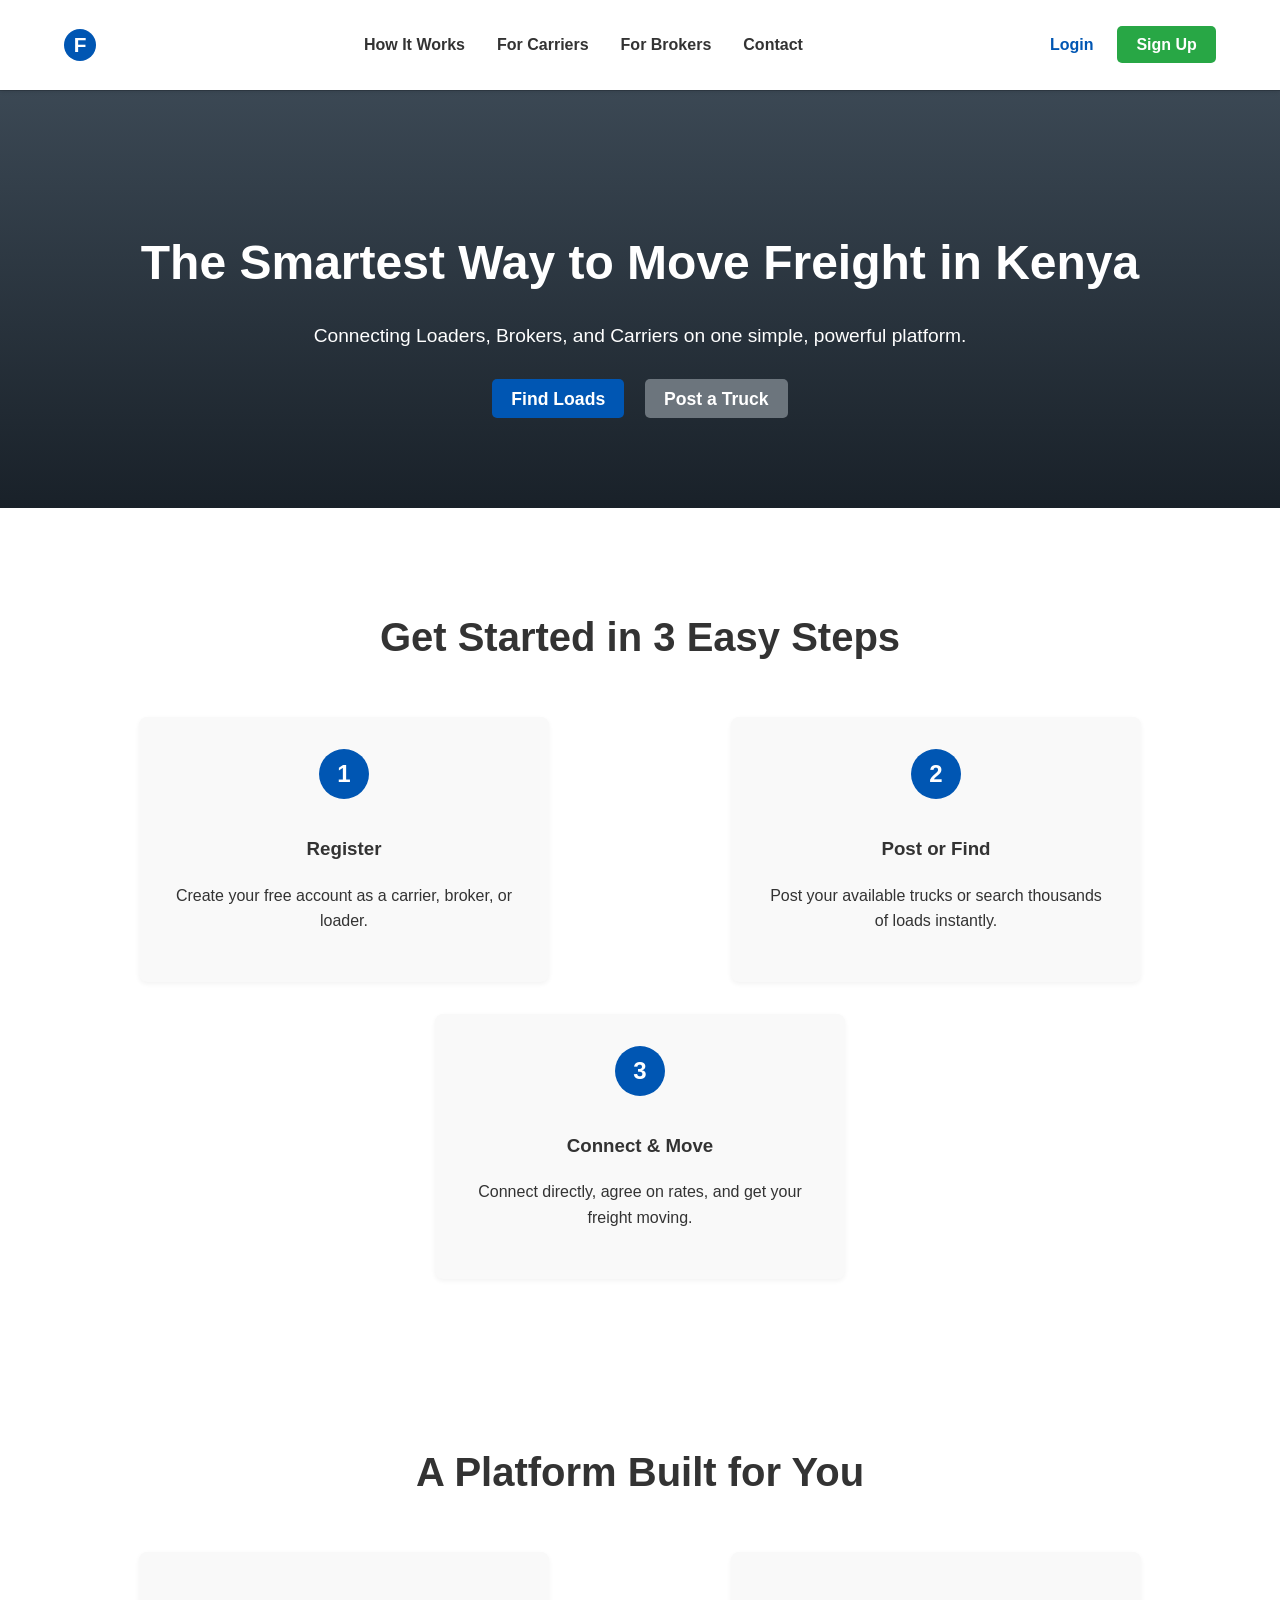
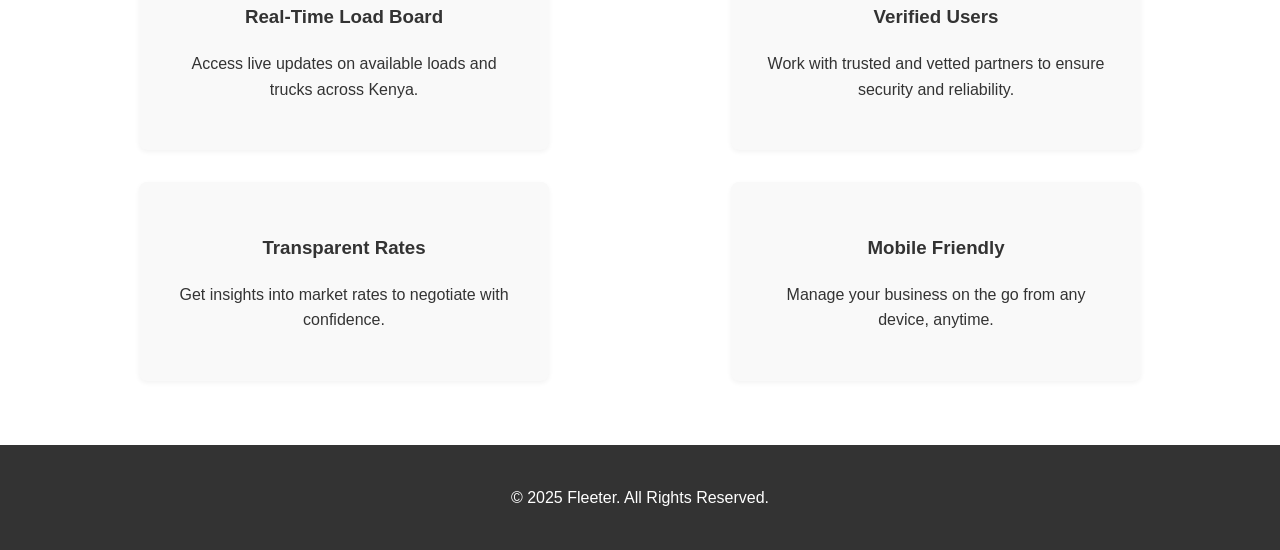
<file: Fleeter/index.html>
<!DOCTYPE html>
<html lang="en">
<head>
    <meta charset="UTF-8">
    <meta name="viewport" content="width=device-width, initial-scale=1.0">
    <title>Fleeter - Your B2B Load Board</title>
    <link rel="stylesheet" href="style.css">
</head>
<body>

    <script>
        // Auto-login check
        (function() {
            if (localStorage.getItem('fleeter_rememberUser') === 'true') {
                window.location.href = 'dashboard.html';
            }
        })();
    </script>
    <header>
        <nav>
            <div class="logo">
                <a href="index.html">
                    <div class="logo-icon">F</div>
                </a>
            </div>
            <ul class="nav-links">
                <li><a href="#">How It Works</a></li>
                <li><a href="#">For Carriers</a></li>
                <li><a href="#">For Brokers</a></li>
                <li><a href="#">Contact</a></li>
            </ul>
            <div class="nav-buttons">
                <a href="login-register.html" class="btn btn-login">Login</a>
                <a href="login-register.html" class="btn btn-signup">Sign Up</a>
            </div>
        </nav>
    </header>

    <main>
        <section class="hero">
            <div class="hero-content">
                <h1>The Smartest Way to Move Freight in Kenya</h1>
                <p>Connecting Loaders, Brokers, and Carriers on one simple, powerful platform.</p>
                <div class="hero-buttons">
                    <a href="login-register.html" class="btn btn-primary">Find Loads</a>
                    <a href="login-register.html" class="btn btn-secondary">Post a Truck</a>
                </div>
            </div>
        </section>

        <section class="how-it-works">
            <h2>Get Started in 3 Easy Steps</h2>
            <div class="steps-container">
                <div class="step">
                    <div class="step-number">1</div>
                    <h3>Register</h3>
                    <p>Create your free account as a carrier, broker, or loader.</p>
                </div>
                <div class="step">
                    <div class="step-number">2</div>
                    <h3>Post or Find</h3>
                    <p>Post your available trucks or search thousands of loads instantly.</p>
                </div>
                <div class="step">
                    <div class="step-number">3</div>
                    <h3>Connect & Move</h3>
                    <p>Connect directly, agree on rates, and get your freight moving.</p>
                </div>
            </div>
        </section>

        <section class="features">
            <h2>A Platform Built for You</h2>
            <div class="features-grid">
                <div class="feature-item">
                    <h3>Real-Time Load Board</h3>
                    <p>Access live updates on available loads and trucks across Kenya.</p>
                </div>
                <div class="feature-item">
                    <h3>Verified Users</h3>
                    <p>Work with trusted and vetted partners to ensure security and reliability.</p>
                </div>
                <div class="feature-item">
                    <h3>Transparent Rates</h3>
                    <p>Get insights into market rates to negotiate with confidence.</p>
                </div>
                 <div class="feature-item">
                    <h3>Mobile Friendly</h3>
                    <p>Manage your business on the go from any device, anytime.</p>
                </div>
            </div>
        </section>
    </main>

    <footer>
        <p>&copy; 2025 Fleeter. All Rights Reserved.</p>
    </footer>

</body>
</html>
</file>
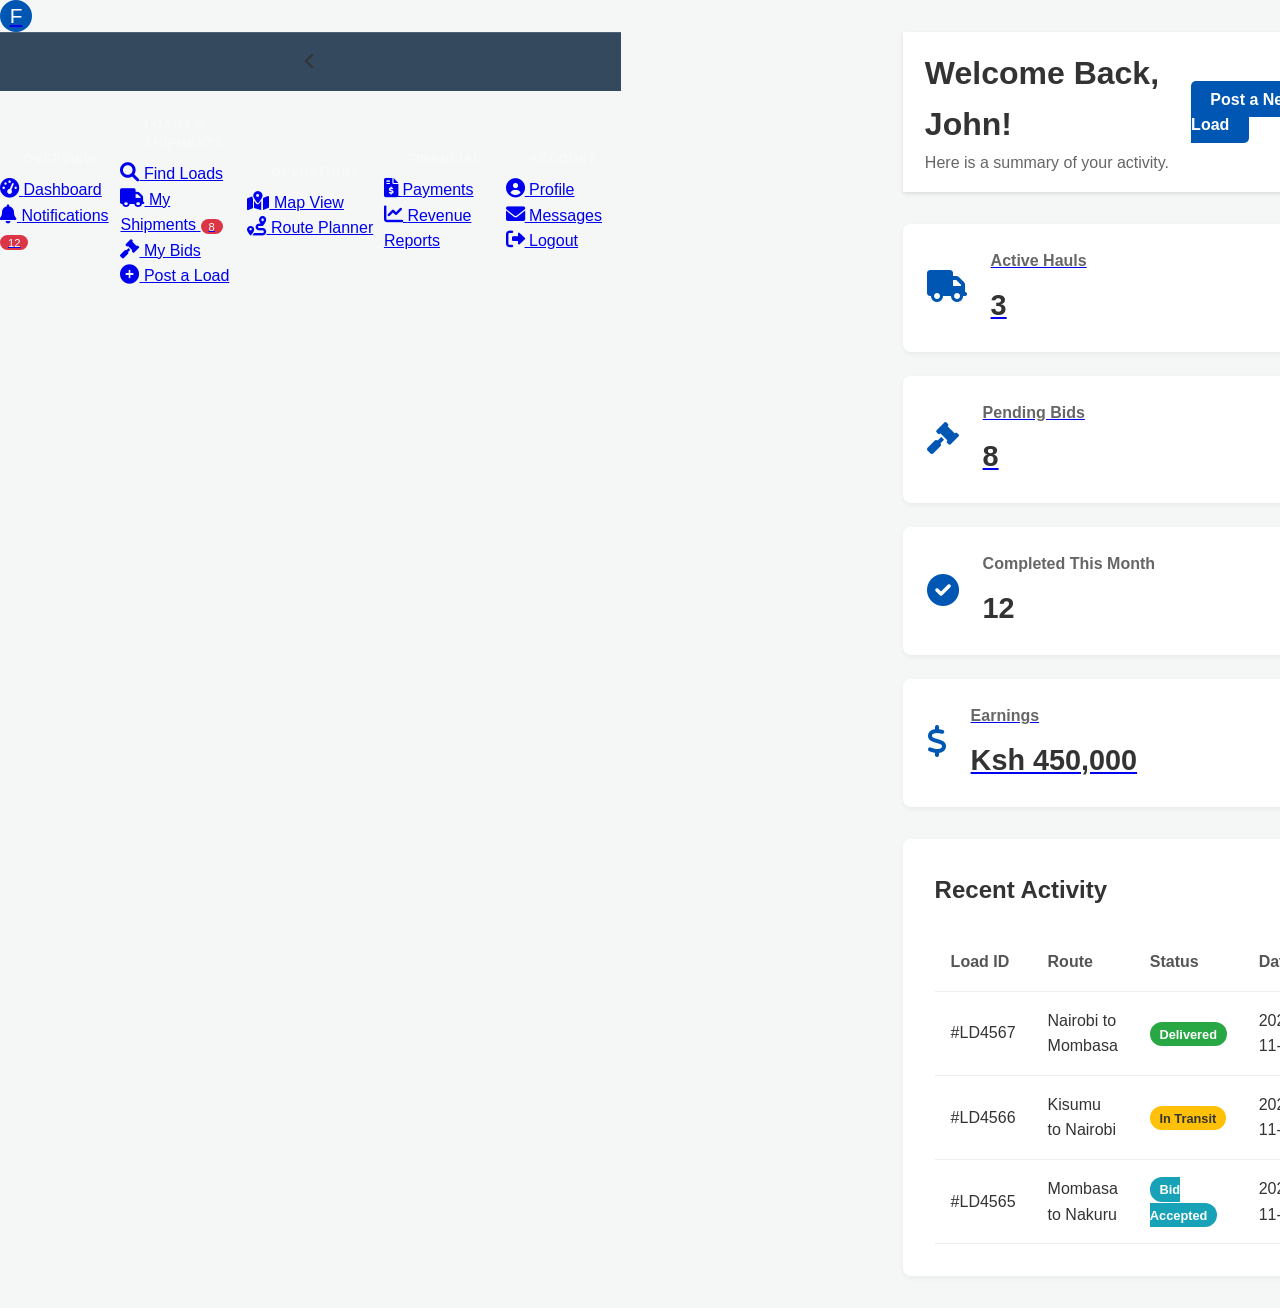
<file: Fleeter/dashboard.html>
<!DOCTYPE html>
<html lang="en">
<head>
    <meta charset="UTF-8">
    <meta name="viewport" content="width=device-width, initial-scale=1.0">
    <title>Dashboard - Fleeter</title>
    <link rel="stylesheet" href="style.css">
    <!-- Simple icon library for demo purposes -->
    <link rel="stylesheet" href="https://cdnjs.cloudflare.com/ajax/libs/font-awesome/6.0.0-beta3/css/all.min.css">
</head>
<body>

    <div class="dashboard-container">
        <aside class="sidebar">
            <div class="sidebar-header">
                <a href="index.html" class="logo">
                    <div class="logo-icon">F</div>
                </a>
                <div class="sidebar-toggle" id="sidebarToggle">
                    <i class="fas fa-chevron-left"></i>
                </div>
            </div>
            <nav class="sidebar-nav">
                <!-- HOME & OVERVIEW -->
                <div class="nav-category">
                    <span class="category-label">Overview</span>
                    <div class="nav-item">
                        <a href="dashboard.html" class="active"><i class="fas fa-tachometer-alt"></i> <span>Dashboard</span></a>
                    </div>
                    <div class="nav-item">
                        <a href="#"><i class="fas fa-bell"></i> <span>Notifications</span> <span class="badge">12</span></a>
                    </div>
                </div>

                <!-- LOADS & SHIPMENTS -->
                <div class="nav-category">
                    <span class="category-label">Loads & Shipments</span>
                    <div class="nav-item">
                        <a href="find-loads.html"><i class="fas fa-search"></i> <span>Find Loads</span></a>
                    </div>
                    <div class="nav-item">
                        <a href="my-posted-loads.html"><i class="fas fa-truck"></i> <span>My Shipments</span> <span class="badge">8</span></a>
                    </div>
                     <div class="nav-item">
                        <a href="my-bids.html"><i class="fas fa-gavel"></i> <span>My Bids</span></a>
                    </div>
                    <div class="nav-item">
                        <a href="post-load.html"><i class="fas fa-plus-circle"></i> <span>Post a Load</span></a>
                    </div>
                </div>

                <!-- OPERATIONS & TRACKING -->
                <div class="nav-category">
                    <span class="category-label">Operations</span>
                    <div class="nav-item">
                        <a href="track-load.html"><i class="fas fa-map-marked-alt"></i> <span>Map View</span></a>
                    </div>
                    <div class="nav-item">
                        <a href="#"><i class="fas fa-route"></i> <span>Route Planner</span></a>
                    </div>
                </div>

                <!-- FINANCIAL -->
                <div class="nav-category">
                    <span class="category-label">Financial</span>
                    <div class="nav-item">
                        <a href="payments.html"><i class="fas fa-file-invoice-dollar"></i> <span>Payments</span></a>
                    </div>
                    <div class="nav-item">
                        <a href="#"><i class="fas fa-chart-line"></i> <span>Revenue Reports</span></a>
                    </div>
                </div>

                <!-- SETTINGS & ADMIN -->
                <div class="nav-category">
                    <span class="category-label">Account</span>
                    <div class="nav-item">
                        <a href="#"><i class="fas fa-user-circle"></i> <span>Profile</span></a>
                    </div>
                    <div class="nav-item">
                        <a href="#"><i class="fas fa-envelope"></i> <span>Messages</span></a>
                    </div>
                    <div class="nav-item">
                        <a href="index.html" id="logout-link"><i class="fas fa-sign-out-alt"></i> <span>Logout</span></a>
                    </div>
                </div>
            </nav>
        </aside>

        <main class="main-content">
            <header class="main-header">
                <div class="header-title">
                    <h1>Welcome Back, John!</h1>
                    <p>Here is a summary of your activity.</p>
                </div>
                <div class="header-actions">
                    <a href="post-load.html" class="btn btn-primary">Post a New Load</a>
                </div>
            </header>

            <section class="stats-grid">
                <a href="my-posted-loads.html" class="stat-card-link">
                    <div class="stat-card">
                        <div class="stat-icon"><i class="fas fa-truck"></i></div>
                        <div class="stat-info">
                            <h4>Active Hauls</h4>
                            <p>3</p>
                        </div>
                    </div>
                </a>
                <a href="my-bids.html" class="stat-card-link">
                    <div class="stat-card">
                        <div class="stat-icon"><i class="fas fa-gavel"></i></div>
                        <div class="stat-info">
                            <h4>Pending Bids</h4>
                            <p>8</p>
                        </div>
                    </div>
                </a>
                <div class="stat-card">
                    <div class="stat-icon"><i class="fas fa-check-circle"></i></div>
                    <div class="stat-info">
                        <h4>Completed This Month</h4>
                        <p>12</p>
                    </div>
                </div>
                <a href="payments.html" class="stat-card-link">
                    <div class="stat-card">
                        <div class="stat-icon"><i class="fas fa-dollar-sign"></i></div>
                        <div class="stat-info">
                            <h4>Earnings</h4>
                            <p>Ksh 450,000</p>
                        </div>
                    </div>
                </a>
            </section>

            <section class="recent-activity">
                <h2>Recent Activity</h2>
                <table>
                    <thead>
                        <tr>
                            <th>Load ID</th>
                            <th>Route</th>
                            <th>Status</th>
                            <th>Date</th>
                        </tr>
                    </thead>
                    <tbody>
                        <!-- Rows will be added dynamically later -->
                        <tr>
                            <td>#LD4567</td>
                            <td>Nairobi to Mombasa</td>
                            <td><span class="status delivered">Delivered</span></td>
                            <td>2025-11-22</td>
                        </tr>
                        <tr>
                            <td>#LD4566</td>
                            <td>Kisumu to Nairobi</td>
                            <td><span class="status in-transit">In Transit</span></td>
                            <td>2025-11-21</td>
                        </tr>
                         <tr>
                            <td>#LD4565</td>
                            <td>Mombasa to Nakuru</td>
                            <td><span class="status pending">Bid Accepted</span></td>
                            <td>2025-11-20</td>
                        </tr>
                    </tbody>
                </table>
            </section>
        </main>
    </div>

    <script>
        document.addEventListener('DOMContentLoaded', function() {
            const userName = localStorage.getItem('fleeter_userName');
            if (userName) {
                // Find the h1 tag and update its content
                const welcomeMessage = document.querySelector('.main-header .header-title h1');
                const firstName = userName.split(' ')[0];
                welcomeMessage.textContent = `Welcome Back, ${firstName}!`;

            }
        });

        // --- Sidebar Collapse Logic ---
        document.addEventListener('DOMContentLoaded', function() {
            const sidebar = document.querySelector('.sidebar');
            const toggleButton = document.getElementById('sidebarToggle');
            const toggleIcon = toggleButton.querySelector('i');

            // Function to apply the collapsed state
            const applyCollapsedState = () => {
                sidebar.classList.add('collapsed');
                toggleIcon.classList.remove('fa-chevron-left');
                toggleIcon.classList.add('fa-chevron-right');
            };

            // Check localStorage for saved state
            if (localStorage.getItem('fleeter_sidebar_collapsed') === 'true') {
                applyCollapsedState();
            }

            toggleButton.addEventListener('click', function() {
                sidebar.classList.toggle('collapsed');
                const isCollapsed = sidebar.classList.contains('collapsed');
                if (isCollapsed) {
                    toggleIcon.classList.remove('fa-chevron-left');
                    toggleIcon.classList.add('fa-chevron-right');
                    localStorage.setItem('fleeter_sidebar_collapsed', 'true');
                } else {
                    toggleIcon.classList.remove('fa-chevron-right');
                    toggleIcon.classList.add('fa-chevron-left');
                    localStorage.setItem('fleeter_sidebar_collapsed', 'false');
                }
            });
        });

        // --- Logout Logic ---
        document.getElementById('logout-link').addEventListener('click', function(event) {
            localStorage.removeItem('fleeter_rememberUser');
            localStorage.removeItem('fleeter_userName');
            // No need to preventDefault, the link will navigate to index.html
        });

        // --- Smooth Page Transition Logic ---
        function smoothNavigate(event) {
            // Only run for left-clicks and not for ctrl/cmd-clicks (new tab)
            if (event.button !== 0 || event.ctrlKey || event.metaKey) {
                return;
            }
            event.preventDefault();
            const destination = this.href;
            const overlay = document.getElementById('page-load-overlay');
            if (overlay) {
                overlay.style.display = 'flex';
            }
            setTimeout(() => {
                window.location.href = destination;
            }, 700); // 0.7 second delay for the animation
        }

        document.querySelectorAll('.sidebar-nav a, .stat-card-link, .load-actions a').forEach(link => {
            if (link.id !== 'logout-link' && link.href && link.target !== '_blank') {
                link.addEventListener('click', smoothNavigate);
            }
        });
    </script>

</body>
</html>
</file>
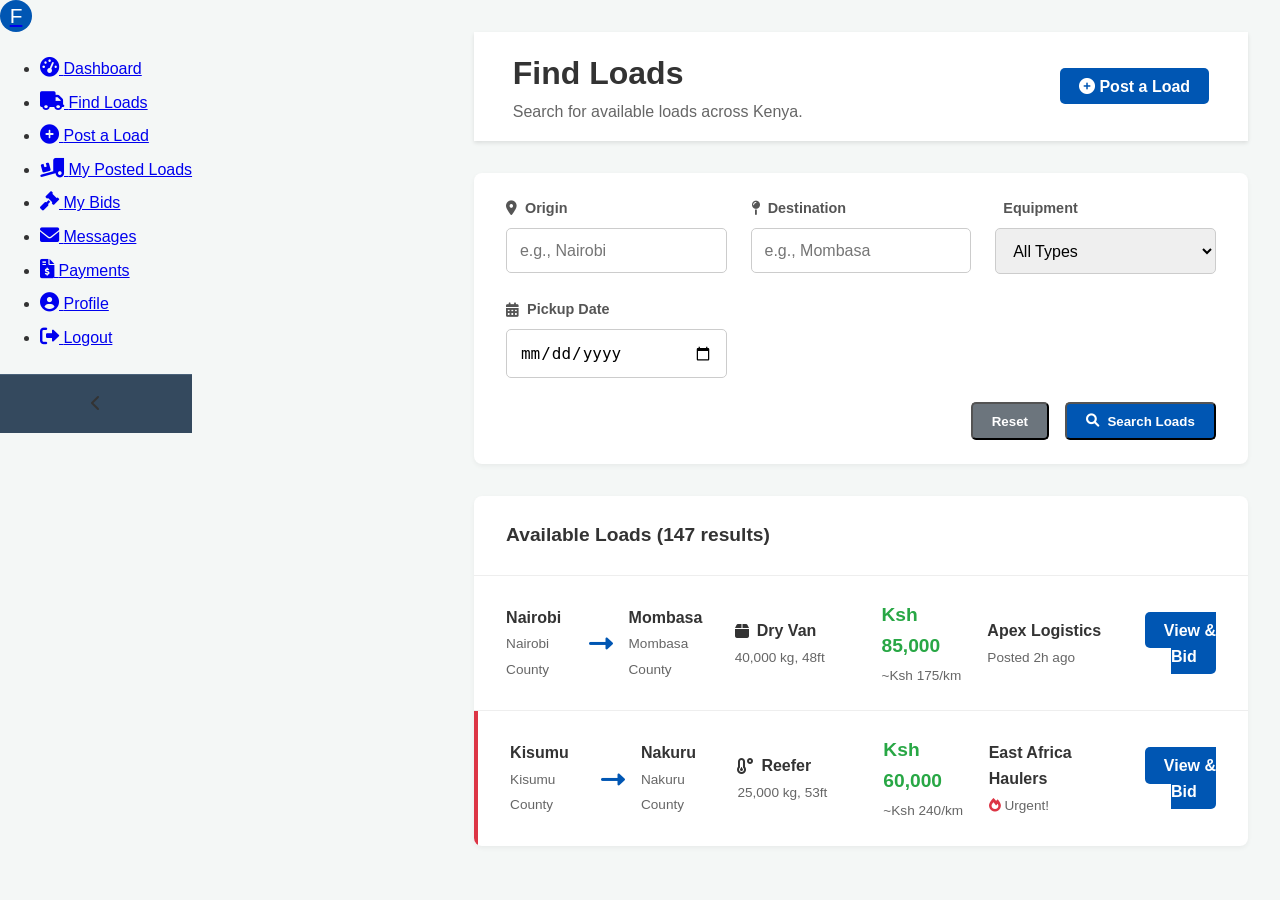
<file: Fleeter/find-loads.html>
<!DOCTYPE html>
<html lang="en">
<head>
    <meta charset="UTF-8">
    <meta name="viewport" content="width=device-width, initial-scale=1.0">
    <title>Find Loads - Fleeter</title>
    <link rel="stylesheet" href="style.css">
    <!-- Simple icon library for demo purposes -->
    <link rel="stylesheet" href="https://cdnjs.cloudflare.com/ajax/libs/font-awesome/6.0.0-beta3/css/all.min.css">
</head>
<body>

    <div class="dashboard-container">
        <aside class="sidebar">
            <div class="sidebar-header">
                <a href="index.html" class="logo">
                    <div class="logo-icon">F</div>
                </a>
            </div>
            <nav class="sidebar-nav">
                <ul>
                    <!-- Link back to the main dashboard -->
                    <li><a href="dashboard.html"><i class="fas fa-tachometer-alt"></i> <span>Dashboard</span></a></li>
                    <!-- This is the active page -->
                    <li class="active"><a href="find-loads.html"><i class="fas fa-truck"></i> <span>Find Loads</span></a></li>
                    <li><a href="post-load.html"><i class="fas fa-plus-circle"></i> <span>Post a Load</span></a></li>
                    <li><a href="my-posted-loads.html"><i class="fas fa-truck-loading"></i> <span>My Posted Loads</span></a></li>
                    <li><a href="my-bids.html"><i class="fas fa-gavel"></i> <span>My Bids</span></a></li>
                    <li><a href="#"><i class="fas fa-envelope"></i> <span>Messages</span></a></li>
                    <li><a href="payments.html"><i class="fas fa-file-invoice-dollar"></i> <span>Payments</span></a></li>
                    <li><a href="#"><i class="fas fa-user-circle"></i> <span>Profile</span></a></li>
                    <li><a href="index.html" id="logout-link"><i class="fas fa-sign-out-alt"></i> <span>Logout</span></a></li>
                </ul>
            </nav>
            <div class="sidebar-toggle" id="sidebarToggle">
                <i class="fas fa-chevron-left"></i>
            </div>
        </aside>

        <main class="main-content">
            <header class="main-header">
                <div class="header-title">
                    <h1>Find Loads</h1>
                    <p>Search for available loads across Kenya.</p>
                </div>
            <div class="header-actions">
                <a href="post-load.html" class="btn btn-primary"><i class="fas fa-plus-circle"></i> Post a Load</a>
            </div>
            </header>

            <!-- Search Filters Section -->
            <section class="search-filters">
                <div class="filter-grid">
                    <div class="filter-group">
                        <label for="origin" class="filter-label"><i class="fas fa-map-marker-alt"></i> Origin</label>
                        <input type="text" id="origin" class="filter-input" placeholder="e.g., Nairobi">
                    </div>
                    <div class="filter-group">
                        <label for="destination" class="filter-label"><i class="fas fa-map-pin"></i> Destination</label>
                        <input type="text" id="destination" class="filter-input" placeholder="e.g., Mombasa">
                    </div>
                    <div class="filter-group">
                        <label for="equipment" class="filter-label"><i class="fas fa-truck-container"></i> Equipment</label>
                        <select id="equipment" class="filter-select">
                            <option>All Types</option>
                            <option>Dry Van</option>
                            <option>Flatbed</option>
                            <option>Reefer (Chiller)</option>
                            <option>Lowbed</option>
                        </select>
                    </div>
                    <div class="filter-group">
                        <label for="pickup-date" class="filter-label"><i class="fas fa-calendar-alt"></i> Pickup Date</label>
                        <input type="date" id="pickup-date" class="filter-input">
                    </div>
                </div>
                <div class="filter-actions">
                    <button class="btn btn-secondary">Reset</button>
                    <button class="btn btn-primary"><i class="fas fa-search"></i> Search Loads</button>
                </div>
            </section>

            <!-- Load Listings Section -->
            <section class="load-listings">
                <div class="results-header">
                    <h3>Available Loads (147 results)</h3>
                </div>
                <div class="listings-container">
                    <!-- Sample Load Item 1 -->
                    <div class="load-item">
                        <div class="load-route">
                            <div class="location">
                                <span class="city">Nairobi</span>
                                <span class="province">Nairobi County</span>
                            </div>
                            <i class="fas fa-long-arrow-alt-right route-arrow"></i>
                            <div class="location">
                                <span class="city">Mombasa</span>
                                <span class="province">Mombasa County</span>
                            </div>
                        </div>
                        <div class="load-details">
                            <span class="load-type"><i class="fas fa-box"></i> Dry Van</span>
                            <span class="load-specs">40,000 kg, 48ft</span>
                        </div>
                        <div class="load-rate">
                            <span class="price">Ksh 85,000</span>
                            <span class="rate-per-km">~Ksh 175/km</span>
                        </div>
                        <div class="load-broker">
                            <span class="company-name">Apex Logistics</span>
                            <span class="post-time">Posted 2h ago</span>
                        </div>
                        <div class="load-actions">
                            <a href="load-detail.html" class="btn btn-primary">View & Bid</a>
                        </div>
                    </div>

                    <!-- Sample Load Item 2 -->
                    <div class="load-item hot-load">
                        <div class="load-route">
                            <div class="location">
                                <span class="city">Kisumu</span>
                                <span class="province">Kisumu County</span>
                            </div>
                            <i class="fas fa-long-arrow-alt-right route-arrow"></i>
                            <div class="location">
                                <span class="city">Nakuru</span>
                                <span class="province">Nakuru County</span>
                            </div>
                        </div>
                        <div class="load-details">
                            <span class="load-type"><i class="fas fa-temperature-low"></i> Reefer</span>
                            <span class="load-specs">25,000 kg, 53ft</span>
                        </div>
                        <div class="load-rate">
                            <span class="price">Ksh 60,000</span>
                            <span class="rate-per-km">~Ksh 240/km</span>
                        </div>
                        <div class="load-broker">
                            <span class="company-name">East Africa Haulers</span>
                            <span class="post-time"><i class="fas fa-fire"></i> Urgent!</span>
                        </div>
                        <div class="load-actions">
                            <a href="load-detail.html" class="btn btn-primary">View & Bid</a>
                        </div>
                    </div>

                    <!-- More load items would be added here dynamically -->

                </div>
            </section>

        </main>
    </div>

    <script>
        // --- Sidebar Collapse Logic ---
        document.addEventListener('DOMContentLoaded', function() {
            const sidebar = document.querySelector('.sidebar');
            const toggleButton = document.getElementById('sidebarToggle');
            const toggleIcon = toggleButton.querySelector('i');

            // Function to apply the collapsed state
            const applyCollapsedState = () => {
                sidebar.classList.add('collapsed');
                toggleIcon.classList.remove('fa-chevron-left');
                toggleIcon.classList.add('fa-chevron-right');
            };

            // Check localStorage for saved state
            if (localStorage.getItem('fleeter_sidebar_collapsed') === 'true') {
                applyCollapsedState();
            }

            toggleButton.addEventListener('click', function() {
                sidebar.classList.toggle('collapsed');
                const isCollapsed = sidebar.classList.contains('collapsed');
                if (isCollapsed) {
                    toggleIcon.classList.remove('fa-chevron-left');
                    toggleIcon.classList.add('fa-chevron-right');
                    localStorage.setItem('fleeter_sidebar_collapsed', 'true');
                } else {
                    toggleIcon.classList.remove('fa-chevron-right');
                    toggleIcon.classList.add('fa-chevron-left');
                    localStorage.setItem('fleeter_sidebar_collapsed', 'false');
                }
            });
        });

        // --- Logout Logic ---
        document.getElementById('logout-link').addEventListener('click', function(event) {
            localStorage.removeItem('fleeter_rememberUser');
            localStorage.removeItem('fleeter_userName');
            // No need to preventDefault, the link will navigate to index.html
        });
    </script>

</body>
</html>
</file>
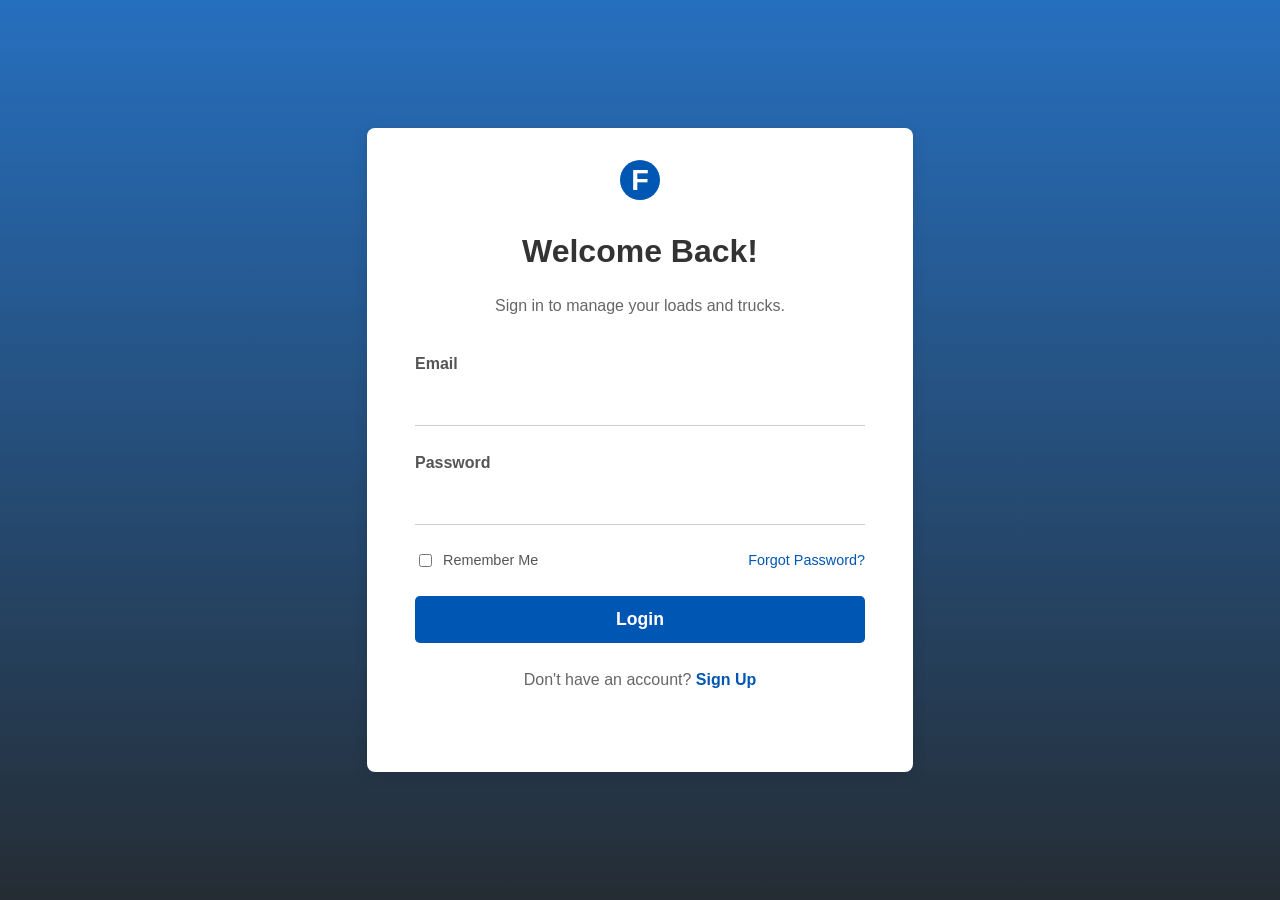
<file: Fleeter/login-register.html>
<!DOCTYPE html>
<html lang="en">
<head>
    <meta charset="UTF-8">
    <meta name="viewport" content="width=device-width, initial-scale=1.0">
    <title>Login or Register - Fleeter</title>
    <link rel="stylesheet" href="style.css">
</head>
<body>

    <script>
        // Auto-login check
        (function() {
            if (localStorage.getItem('fleeter_rememberUser') === 'true') {
                window.location.href = 'dashboard.html';
            }
        })();
    </script>
    <div class="auth-container">
        <div class="auth-form-wrapper">
            <div class="auth-header">
                <a href="index.html">
                    <div class="logo-icon">F</div>
                </a>
            </div>
            <!-- Login Form -->
            <div id="login-form" class="auth-form">
                <h2 class="auth-title">Welcome Back!</h2>
                <p>Sign in to manage your loads and trucks.</p>
                <form id="loginForm">
                    <div id="login-error" class="error-message"></div>
                    <div class="input-group">
                        <label for="login-email">Email</label>
                        <input type="email" id="login-email" name="email" required>
                    </div>
                    <div class="input-group">
                        <label for="login-password">Password</label>
                        <input type="password" id="login-password" name="password" required>
                    </div>
                    <div class="form-extra-options">
                        <div class="remember-me">
                            <input type="checkbox" id="remember-me" name="remember-me">
                            <label for="remember-me">Remember Me</label>
                        </div>
                        <a href="#" class="forgot-password">Forgot Password?</a>
                    </div>
                    <button type="submit" class="btn btn-primary auth-btn"><span>Login</span></button>
                </form>
                <p class="toggle-auth">Don't have an account? <a href="#" onclick="toggleForms()">Sign Up</a></p>
            </div>

            <!-- Registration Form -->
            <div id="register-form" class="auth-form" style="display: none;">
                <h2 class="auth-title">Create Your Account</h2>
                <p>Join the network of Kenya's top carriers and brokers.</p>
                <form id="registerForm">
                    <div id="register-error" class="error-message"></div>
                    <div class="input-group">
                        <label>I am a...</label>
                        <div class="role-selection">
                            <input type="radio" id="role-carrier" name="role" value="carrier" checked>
                            <label for="role-carrier">Carrier</label>
                            <input type="radio" id="role-broker" name="role" value="broker">
                            <label for="role-broker">Broker</label>
                            <input type="radio" id="role-shipper" name="role" value="shipper">
                            <label for="role-shipper">Shipper</label>
                        </div>
                    </div>
                    <div class="input-group">
                        <label for="reg-name">Full Name</label>
                        <input type="text" id="reg-name" name="fullname" required>
                    </div>
                    <div class="input-group">
                        <label for="reg-company">Company Name</label>
                        <input type="text" id="reg-company" name="companyname" required>
                    </div>
                    <div class="input-group">
                        <label for="reg-email">Email</label>
                        <input type="email" id="reg-email" name="email" required>
                    </div>
                    <div class="input-group">
                        <label for="reg-password">Password</label>
                        <input type="password" id="reg-password" name="password" required>
                    </div>
                    <div class="input-group">
                        <label for="reg-confirm-password">Confirm Password</label>
                        <input type="password" id="reg-confirm-password" name="confirmpassword" required>
                    </div>
                    <div class="input-group terms">
                        <input type="checkbox" id="terms" name="terms" required>
                        <label for="terms">I agree to the <a href="#">Terms of Service</a></label>
                    </div>
                    <button type="submit" class="btn btn-primary auth-btn"><span>Create Account</span></button>
                </form>
                <p class="toggle-auth">Already have an account? <a href="#" onclick="toggleForms()">Login</a></p>
            </div>
        </div>
    </div>

    <!-- New Gemini-Style Loading Overlay -->
    <div id="loading-overlay" style="display: none;">
        <div class="loading-container">
            <!-- Thinking Dots -->
            <div class="thinking-dots">
                <div class="dot dot-blue"></div>
                <div class="dot dot-red"></div>
                <div class="dot dot-yellow"></div>
                <div class="dot dot-green"></div>
            </div>

            <!-- Pulsing Logo -->
            <div class="pulse-background">
                <div class="pulse-ring"></div>
                <div class="pulse-ring"></div>
                <div class="pulse-ring"></div>
                <div class="center-logo">F</div>
            </div>

            <!-- Typing Text -->
            <div class="typing-text" id="typingText">
                Authenticating...<span class="typing-cursor"></span>
            </div>

            <!-- Progress Bar -->
            <div class="progress-container">
                <div class="progress-bar"></div>
            </div>
        </div>
    </div>

    <script>
        // --- Form Toggle Function ---
        function toggleForms() {
            const loginForm = document.getElementById('login-form');
            const registerForm = document.getElementById('register-form');
            const loginError = document.getElementById('login-error');
            const registerError = document.getElementById('register-error');

            // Clear any previous error messages when toggling
            loginError.textContent = '';
            registerError.textContent = '';
            if (loginForm.style.display === 'none') {
                loginForm.style.display = 'block';
                registerForm.style.display = 'none';
            } else {
                loginForm.style.display = 'none';
                registerForm.style.display = 'block';
            }
        }

        // --- Login Form Logic ---
        document.getElementById('loginForm').addEventListener('submit', function(event) {
            event.preventDefault();
            const authWrapper = document.querySelector('.auth-form-wrapper');
            const loadingOverlay = document.getElementById('loading-overlay');
            const email = document.getElementById('login-email').value;
            const password = document.getElementById('login-password').value;
            const rememberMe = document.getElementById('remember-me').checked;
            const loginError = document.getElementById('login-error');
            loginError.textContent = ''; // Clear previous errors

            // --- Validation ---
            if (!email || !password) {
                loginError.textContent = 'Please enter both email and password.';
                return;
            }

            // --- Show New Loading Animation ---
            authWrapper.style.display = 'none';
            loadingOverlay.style.display = 'flex';

            // --- Simulate Network Request ---
            setTimeout(() => {
                // --- Handle "Remember Me" ---
                if (rememberMe) {
                    localStorage.setItem('fleeter_rememberUser', 'true');
                    // For the welcome message, we'll save the email as the name on login
                    localStorage.setItem('fleeter_userName', email.split('@')[0]);
                } else {
                    // If not checked, ensure any previous "remember" flag is removed
                    localStorage.removeItem('fleeter_rememberUser');
                }

                // On success, redirect to the dashboard.
                // In a real app, this would happen after the server confirms the login.
                window.location.href = 'dashboard.html';
            }, 1500); // 1.5-second delay
        });

        // --- Registration Form Logic ---
        document.getElementById('registerForm').addEventListener('submit', function(event) {
            event.preventDefault();
            const authWrapper = document.querySelector('.auth-form-wrapper');
            const loadingOverlay = document.getElementById('loading-overlay');
            const userName = document.getElementById('reg-name').value;
            const password = document.getElementById('reg-password').value;
            const confirmPassword = document.getElementById('reg-confirm-password').value;
            const terms = document.getElementById('terms').checked;
            const termsGroup = document.querySelector('.input-group.terms');
            const registerError = document.getElementById('register-error');
            registerError.textContent = ''; // Clear previous errors
            termsGroup.classList.remove('input-error'); // Clear previous visual error

            // --- Validation ---
            if (!userName.trim()) {
                registerError.textContent = 'Please enter your full name.';
                return;
            }
            if (password !== confirmPassword) {
                registerError.textContent = 'Passwords do not match.';
                return;
            }
            if (!terms) {
                registerError.textContent = 'You must agree to the Terms of Service.';
                termsGroup.classList.add('input-error'); // Add visual error
                return;
            }

            // --- Show New Loading Animation ---
            authWrapper.style.display = 'none';
            loadingOverlay.style.display = 'flex';

            // --- Simulate Network Request ---
            setTimeout(() => {
                // Save the user's name to localStorage
                localStorage.setItem('fleeter_userName', userName);

                // On success, redirect to the dashboard.
                window.location.href = 'dashboard.html';
            }, 1500); // 1.5-second delay
        });
    </script>

</body>
</html>
</file>
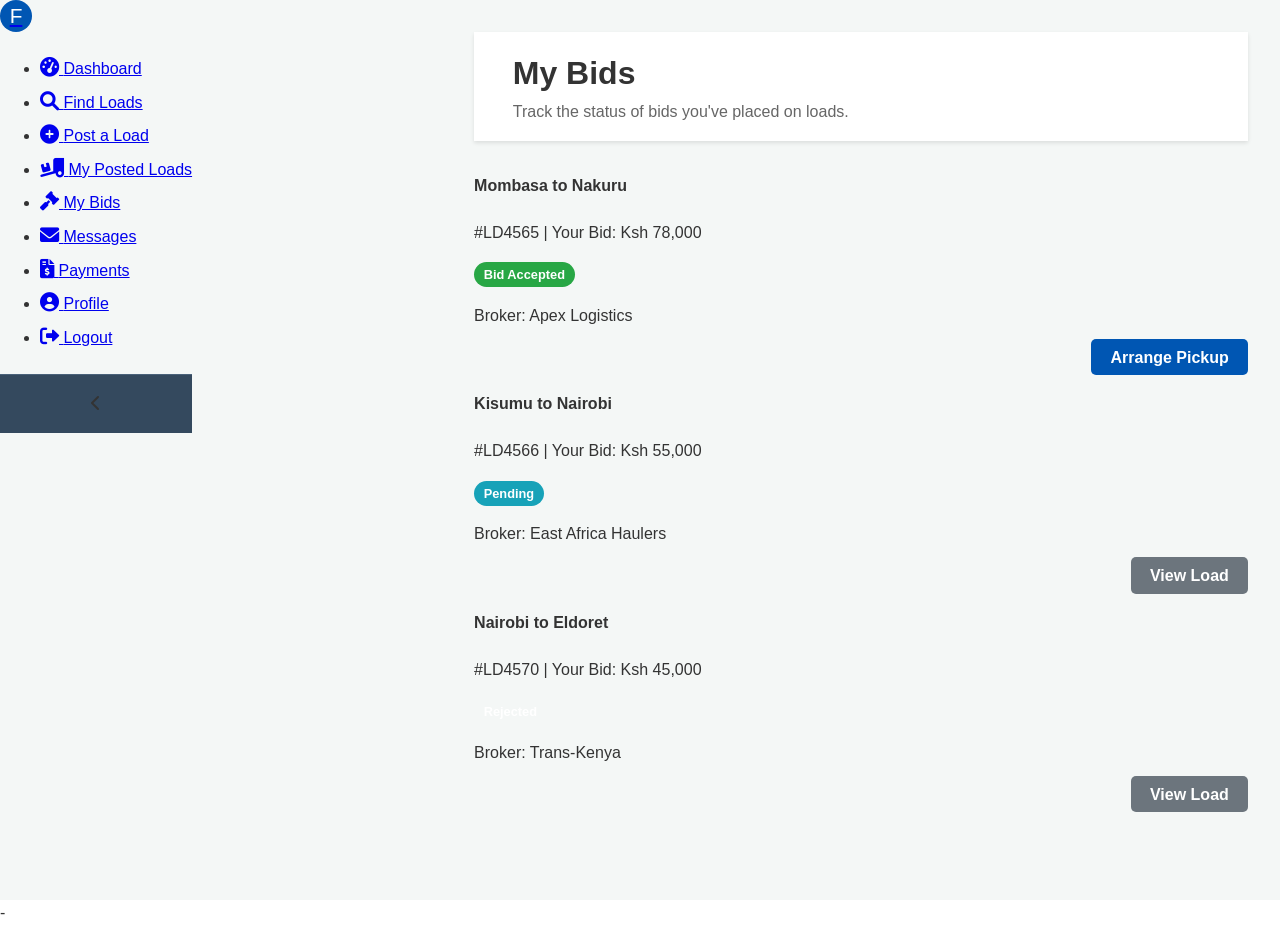
<file: Fleeter/my-bids.html>
<!DOCTYPE html>
<html lang="en">
<head>
    <meta charset="UTF-8">
    <meta name="viewport" content="width=device-width, initial-scale=1.0">
    <title>My Bids - Fleeter</title>
    <link rel="stylesheet" href="style.css">
    <!-- Simple icon library for demo purposes -->
    <link rel="stylesheet" href="https://cdnjs.cloudflare.com/ajax/libs/font-awesome/6.0.0-beta3/css/all.min.css">
</head>
<body>

    <div class="dashboard-container">
        <aside class="sidebar">
            <div class="sidebar-header">
                <a href="index.html" class="logo">
                    <div class="logo-icon">F</div>
                </a>
            </div>
            <nav class="sidebar-nav">
                <ul>
                    <li><a href="dashboard.html" class="auto-collapse-link"><i class="fas fa-tachometer-alt"></i> <span>Dashboard</span></a></li>
                    <li><a href="find-loads.html" class="auto-collapse-link"><i class="fas fa-search"></i> <span>Find Loads</span></a></li>
                    <li><a href="post-load.html" class="auto-collapse-link"><i class="fas fa-plus-circle"></i> <span>Post a Load</span></a></li>
                    <li><a href="my-posted-loads.html" class="auto-collapse-link"><i class="fas fa-truck-loading"></i> <span>My Posted Loads</span></a></li>
                    <!-- This is the active page -->
                    <li class="active"><a href="my-bids.html" class="auto-collapse-link"><i class="fas fa-gavel"></i> <span>My Bids</span></a></li>
                    <li><a href="#" class="auto-collapse-link"><i class="fas fa-envelope"></i> <span>Messages</span></a></li>
                    <li><a href="payments.html"><i class="fas fa-file-invoice-dollar"></i> <span>Payments</span></a></li>
                    <li><a href="#" class="auto-collapse-link"><i class="fas fa-user-circle"></i> <span>Profile</span></a></li>
                    <li><a href="index.html" id="logout-link"><i class="fas fa-sign-out-alt"></i> <span>Logout</span></a></li>
                </ul>
            </nav>
            <div class="sidebar-toggle" id="sidebarToggle">
                <i class="fas fa-chevron-left"></i>
            </div>
        </aside>

        <main class="main-content">
            <header class="main-header">
                <div class="header-title">
                    <h1>My Bids</h1>
                    <p>Track the status of bids you've placed on loads.</p>
                </div>
            </header>

            <!-- Bid Management List Section -->
            <section class="load-management-list">
                <!-- Sample Bid 1: Accepted -->
                <div class="posted-load-item">
                    <div class="load-info">
                        <h4 class="route">Mombasa to Nakuru</h4>
                        <p class="details">#LD4565 | Your Bid: Ksh 78,000</p>
                    </div>
                    <div class="load-status">
                        <span class="status delivered">Bid Accepted</span>
                        <p class="carrier-info">Broker: Apex Logistics</p>
                    </div>
                    <div class="load-actions">
                        <a href="#" class="btn btn-primary">Arrange Pickup</a>
                    </div>
                </div>

                <!-- Sample Bid 2: Pending -->
                <div class="posted-load-item">
                    <div class="load-info">
                        <h4 class="route">Kisumu to Nairobi</h4>
                        <p class="details">#LD4566 | Your Bid: Ksh 55,000</p>
                    </div>
                    <div class="load-status">
                        <span class="status pending">Pending</span>
                        <p class="carrier-info">Broker: East Africa Haulers</p>
                    </div>
                    <div class="load-actions">
                        <a href="load-detail.html" class="btn btn-secondary">View Load</a>
                    </div>
                </div>

                <!-- Sample Bid 3: Rejected -->
                <div class="posted-load-item">
                    <div class="load-info">
                        <h4 class="route">Nairobi to Eldoret</h4>
                        <p class="details">#LD4570 | Your Bid: Ksh 45,000</p>
                    </div>
                    <div class="load-status">
                        <span class="status rejected">Rejected</span>
                        <p class="carrier-info">Broker: Trans-Kenya</p>
                    </div>
                    <div class="load-actions">
                        <a href="load-detail.html" class="btn btn-secondary">View Load</a>
                    </div>
                </div>

            </section>
        </main>
    </div>

    <script>
        // --- Sidebar Collapse Logic ---
        document.addEventListener('DOMContentLoaded', function() {
            const sidebar = document.querySelector('.sidebar');
            const toggleButton = document.getElementById('sidebarToggle');
            const toggleIcon = toggleButton.querySelector('i');

            // Function to apply the collapsed state
            const applyCollapsedState = () => {
                sidebar.classList.add('collapsed');
                toggleIcon.classList.remove('fa-chevron-left');
                toggleIcon.classList.add('fa-chevron-right');
            };

            // Check localStorage for saved state
            if (localStorage.getItem('fleeter_sidebar_collapsed') === 'true') {
                applyCollapsedState();
            }

            toggleButton.addEventListener('click', function() {
                sidebar.classList.toggle('collapsed');
                const isCollapsed = sidebar.classList.contains('collapsed');
                if (isCollapsed) {
                    toggleIcon.classList.remove('fa-chevron-left');
                    toggleIcon.classList.add('fa-chevron-right');
                    localStorage.setItem('fleeter_sidebar_collapsed', 'true');
                } else {
                    toggleIcon.classList.remove('fa-chevron-right');
                    toggleIcon.classList.add('fa-chevron-left');
                    localStorage.setItem('fleeter_sidebar_collapsed', 'false');
                }
            });
        });

        // --- Auto-collapse for specific sidebar links ---
        document.querySelectorAll('.auto-collapse-link').forEach(link => {
            link.addEventListener('click', function() {
                localStorage.setItem('fleeter_sidebar_collapsed', 'true');
            });
        });

        // --- Logout Logic ---
        document.getElementById('logout-link').addEventListener('click', function(event) {
            localStorage.removeItem('fleeter_rememberUser');
            localStorage.removeItem('fleeter_userName');
            // No need to preventDefault, the link will navigate to index.html
        });
    </script>

</body>
</html>





















































































































































































































































































































































































-
</file>
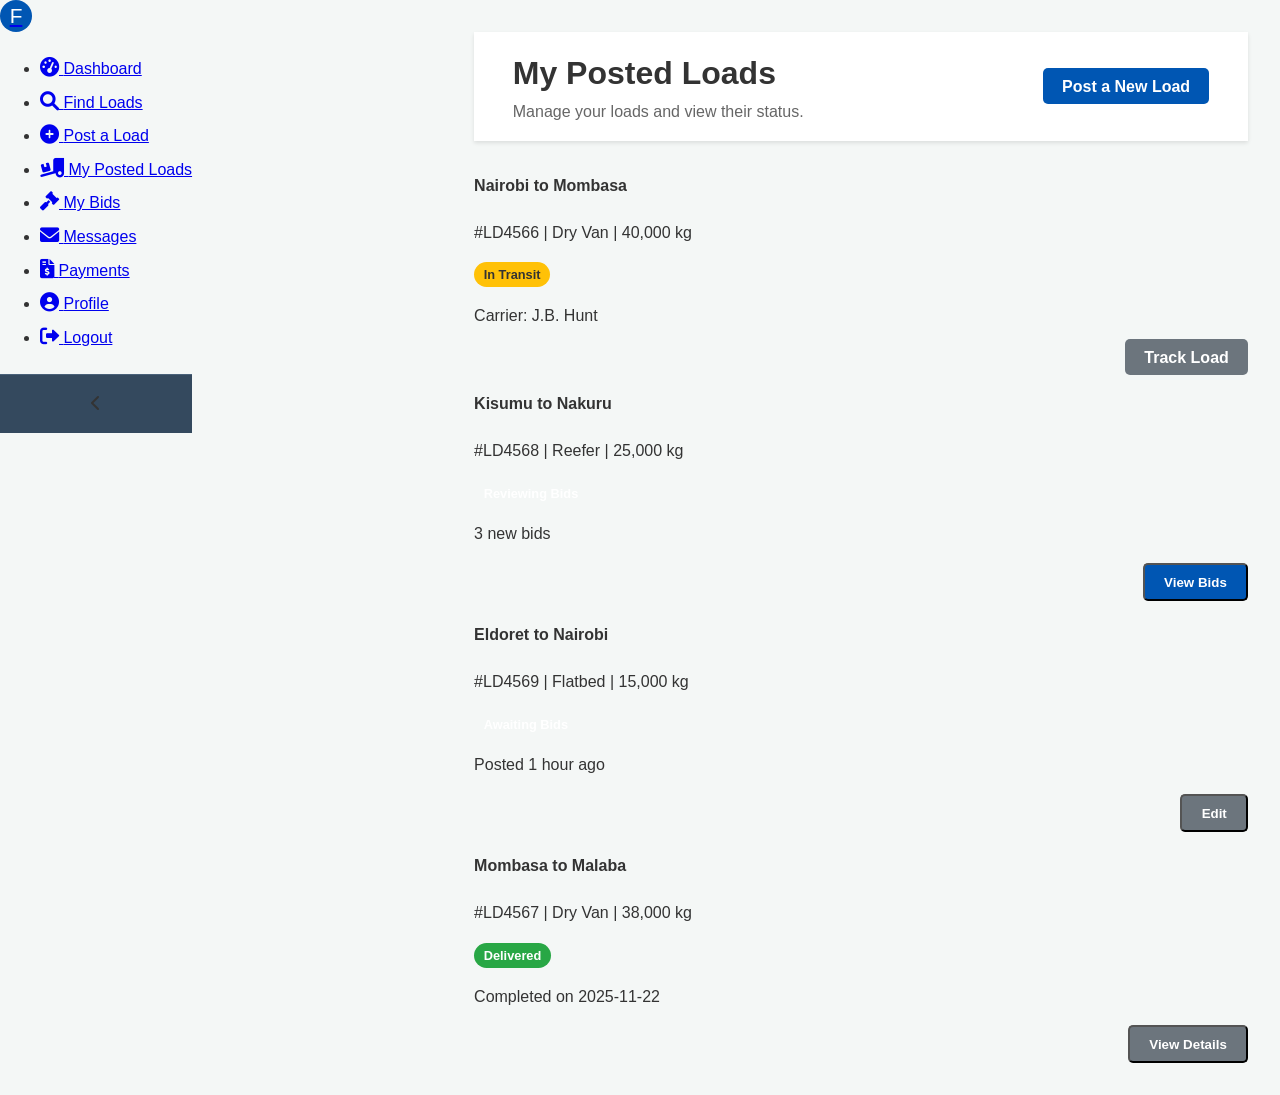
<file: Fleeter/my-posted-loads.html>
<!DOCTYPE html>
<html lang="en">
<head>
    <meta charset="UTF-8">
    <meta name="viewport" content="width=device-width, initial-scale=1.0">
    <title>My Posted Loads - Fleeter</title>
    <link rel="stylesheet" href="style.css">
    <!-- Simple icon library for demo purposes -->
    <link rel="stylesheet" href="https://cdnjs.cloudflare.com/ajax/libs/font-awesome/6.0.0-beta3/css/all.min.css">
</head>
<body>

    <div class="dashboard-container">
        <aside class="sidebar">
            <div class="sidebar-header">
                <a href="index.html" class="logo">
                    <div class="logo-icon">F</div>
                </a>
            </div>
            <nav class="sidebar-nav">
                <ul>
                    <li><a href="dashboard.html"><i class="fas fa-tachometer-alt"></i> <span>Dashboard</span></a></li>
                    <li><a href="find-loads.html"><i class="fas fa-search"></i> <span>Find Loads</span></a></li>
                    <li><a href="post-load.html"><i class="fas fa-plus-circle"></i> <span>Post a Load</span></a></li>
                    <!-- This is the active page -->
                    <li class="active"><a href="my-posted-loads.html"><i class="fas fa-truck-loading"></i> <span>My Posted Loads</span></a></li>
                    <li><a href="my-bids.html"><i class="fas fa-gavel"></i> <span>My Bids</span></a></li>
                    <li><a href="#"><i class="fas fa-envelope"></i> <span>Messages</span></a></li>
                    <li><a href="payments.html"><i class="fas fa-file-invoice-dollar"></i> <span>Payments</span></a></li>
                    <li><a href="#"><i class="fas fa-user-circle"></i> <span>Profile</span></a></li>
                    <li><a href="index.html"><i class="fas fa-sign-out-alt"></i> <span>Logout</span></a></li>
                </ul>
            </nav>
            <div class="sidebar-toggle" id="sidebarToggle">
                <i class="fas fa-chevron-left"></i>
            </div>
        </aside>

        <main class="main-content">
            <header class="main-header">
                <div class="header-title">
                    <h1>My Posted Loads</h1>
                    <p>Manage your loads and view their status.</p>
                </div>
                <div class="header-actions">
                    <a href="post-load.html" class="btn btn-primary">Post a New Load</a>
                </div>
            </header>

            <!-- Load Management List Section -->
            <section class="load-management-list">
                <!-- Sample Load 1: In Transit -->
                <div class="posted-load-item">
                    <div class="load-info">
                        <h4 class="route">Nairobi to Mombasa</h4>
                        <p class="details">#LD4566 | Dry Van | 40,000 kg</p>
                    </div>
                    <div class="load-status">
                        <span class="status in-transit">In Transit</span>
                        <p class="carrier-info">Carrier: J.B. Hunt</p>
                    </div>
                    <div class="load-actions">
                        <a href="track-load.html" class="btn btn-secondary">Track Load</a>
                    </div>
                </div>

                <!-- Sample Load 2: Reviewing Bids -->
                <div class="posted-load-item">
                    <div class="load-info">
                        <h4 class="route">Kisumu to Nakuru</h4>
                        <p class="details">#LD4568 | Reefer | 25,000 kg</p>
                    </div>
                    <div class="load-status">
                        <span class="status reviewing-bids">Reviewing Bids</span>
                        <p class="carrier-info">3 new bids</p>
                    </div>
                    <div class="load-actions">
                        <button class="btn btn-primary">View Bids</button>
                    </div>
                </div>

                <!-- Sample Load 3: Awaiting Bids -->
                <div class="posted-load-item">
                    <div class="load-info">
                        <h4 class="route">Eldoret to Nairobi</h4>
                        <p class="details">#LD4569 | Flatbed | 15,000 kg</p>
                    </div>
                    <div class="load-status">
                        <span class="status awaiting-bids">Awaiting Bids</span>
                        <p class="carrier-info">Posted 1 hour ago</p>
                    </div>
                    <div class="load-actions">
                        <button class="btn btn-secondary">Edit</button>
                    </div>
                </div>

                <!-- Sample Load 4: Delivered -->
                <div class="posted-load-item">
                    <div class="load-info">
                        <h4 class="route">Mombasa to Malaba</h4>
                        <p class="details">#LD4567 | Dry Van | 38,000 kg</p>
                    </div>
                    <div class="load-status">
                        <span class="status delivered">Delivered</span>
                        <p class="carrier-info">Completed on 2025-11-22</p>
                    </div>
                    <div class="load-actions">
                        <button class="btn btn-secondary">View Details</button>
                    </div>
                </div>

            </section>
        </main>
    </div>

    <script>
        // --- Sidebar Collapse Logic ---
        document.addEventListener('DOMContentLoaded', function() {
            const sidebar = document.querySelector('.sidebar');
            const toggleButton = document.getElementById('sidebarToggle');
            const toggleIcon = toggleButton.querySelector('i');

            // Function to apply the collapsed state
            const applyCollapsedState = () => {
                sidebar.classList.add('collapsed');
                toggleIcon.classList.remove('fa-chevron-left');
                toggleIcon.classList.add('fa-chevron-right');
            };

            // Check localStorage for saved state
            if (localStorage.getItem('fleeter_sidebar_collapsed') === 'true') {
                applyCollapsedState();
            }

            toggleButton.addEventListener('click', function() {
                sidebar.classList.toggle('collapsed');
                const isCollapsed = sidebar.classList.contains('collapsed');
                if (isCollapsed) {
                    toggleIcon.classList.remove('fa-chevron-left');
                    toggleIcon.classList.add('fa-chevron-right');
                    localStorage.setItem('fleeter_sidebar_collapsed', 'true');
                } else {
                    toggleIcon.classList.remove('fa-chevron-right');
                    toggleIcon.classList.add('fa-chevron-left');
                    localStorage.setItem('fleeter_sidebar_collapsed', 'false');
                }
            });
        });

        // --- Auto-collapse for any sidebar navigation ---
        document.querySelector('.sidebar-nav ul').addEventListener('click', function(event) {
            if (event.target.closest('a')) {
                localStorage.setItem('fleeter_sidebar_collapsed', 'true');
            }
        });
    </script>

</body>
</html>
</file>
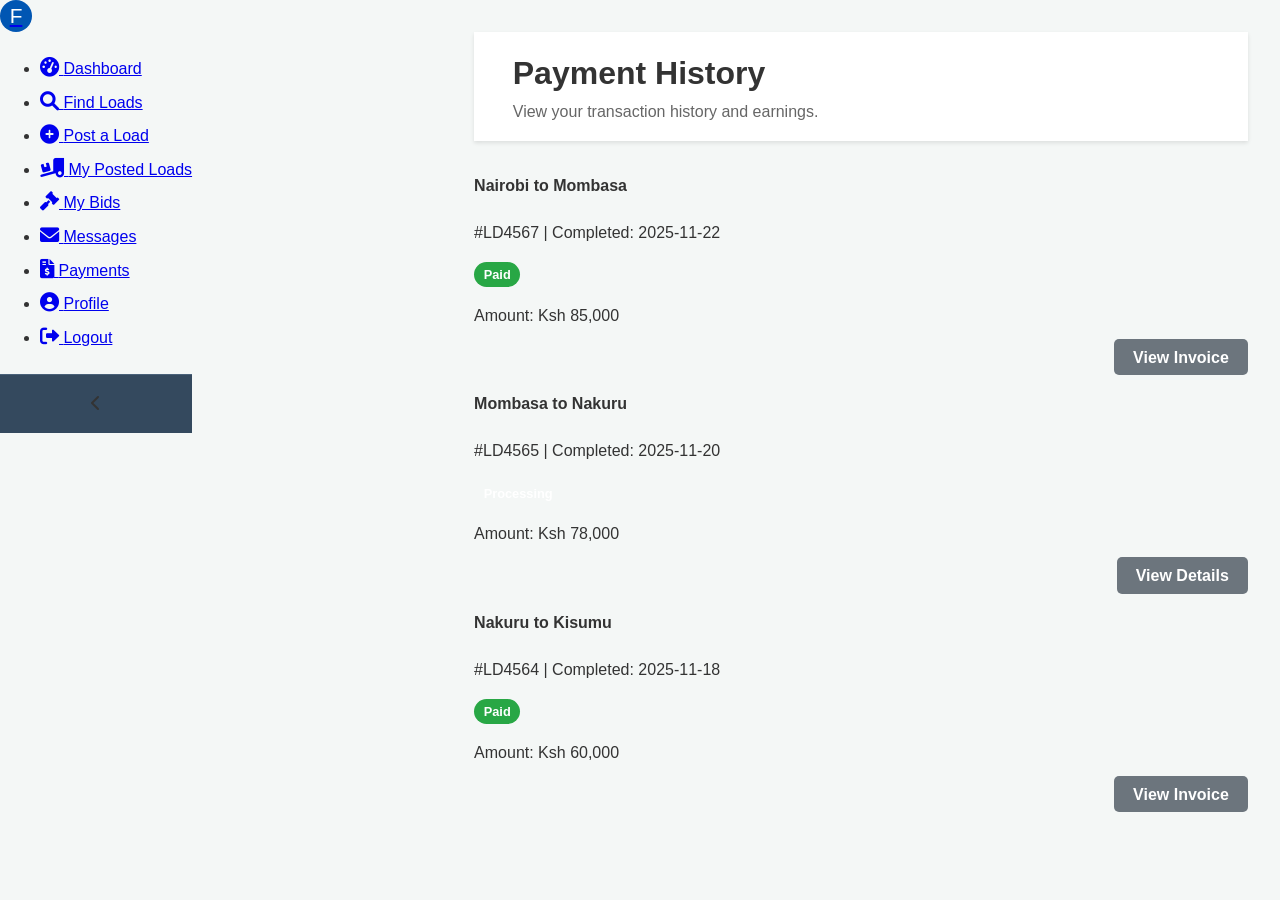
<file: Fleeter/payments.html>
<!DOCTYPE html>
<html lang="en">
<head>
    <meta charset="UTF-8">
    <meta name="viewport" content="width=device-width, initial-scale=1.0">
    <title>Payments - Fleeter</title>
    <link rel="stylesheet" href="style.css">
    <!-- Simple icon library for demo purposes -->
    <link rel="stylesheet" href="https://cdnjs.cloudflare.com/ajax/libs/font-awesome/6.0.0-beta3/css/all.min.css">
</head>
<body>

    <div class="dashboard-container">
        <aside class="sidebar">
            <div class="sidebar-header">
                <a href="index.html" class="logo">
                    <div class="logo-icon">F</div>
                </a>
            </div>
            <nav class="sidebar-nav">
                <ul>
                    <li><a href="dashboard.html" class="auto-collapse-link"><i class="fas fa-tachometer-alt"></i> <span>Dashboard</span></a></li>
                    <li><a href="find-loads.html" class="auto-collapse-link"><i class="fas fa-search"></i> <span>Find Loads</span></a></li>
                    <li><a href="post-load.html" class="auto-collapse-link"><i class="fas fa-plus-circle"></i> <span>Post a Load</span></a></li>
                    <li><a href="my-posted-loads.html" class="auto-collapse-link"><i class="fas fa-truck-loading"></i> <span>My Posted Loads</span></a></li>
                    <li><a href="my-bids.html" class="auto-collapse-link"><i class="fas fa-gavel"></i> <span>My Bids</span></a></li>
                    <li><a href="#" class="auto-collapse-link"><i class="fas fa-envelope"></i> <span>Messages</span></a></li>
                    <!-- This is the active page -->
                    <li class="active"><a href="payments.html"><i class="fas fa-file-invoice-dollar"></i> <span>Payments</span></a></li>
                    <li><a href="#" class="auto-collapse-link"><i class="fas fa-user-circle"></i> <span>Profile</span></a></li>
                    <li><a href="index.html" id="logout-link"><i class="fas fa-sign-out-alt"></i> <span>Logout</span></a></li>
                </ul>
            </nav>
            <div class="sidebar-toggle" id="sidebarToggle">
                <i class="fas fa-chevron-left"></i>
            </div>
        </aside>

        <main class="main-content">
            <header class="main-header">
                <div class="header-title">
                    <h1>Payment History</h1>
                    <p>View your transaction history and earnings.</p>
                </div>
            </header>

            <!-- Payment History List Section -->
            <section class="load-management-list">
                <!-- Sample Payment 1: Paid -->
                <div class="posted-load-item">
                    <div class="load-info">
                        <h4 class="route">Nairobi to Mombasa</h4>
                        <p class="details">#LD4567 | Completed: 2025-11-22</p>
                    </div>
                    <div class="load-status">
                        <span class="status delivered">Paid</span>
                        <p class="carrier-info">Amount: Ksh 85,000</p>
                    </div>
                    <div class="load-actions">
                        <a href="#" class="btn btn-secondary">View Invoice</a>
                    </div>
                </div>

                <!-- Sample Payment 2: Processing -->
                <div class="posted-load-item">
                    <div class="load-info">
                        <h4 class="route">Mombasa to Nakuru</h4>
                        <p class="details">#LD4565 | Completed: 2025-11-20</p>
                    </div>
                    <div class="load-status">
                        <span class="status processing">Processing</span>
                        <p class="carrier-info">Amount: Ksh 78,000</p>
                    </div>
                    <div class="load-actions">
                        <a href="#" class="btn btn-secondary">View Details</a>
                    </div>
                </div>

                 <!-- Sample Payment 3: Paid -->
                <div class="posted-load-item">
                    <div class="load-info">
                        <h4 class="route">Nakuru to Kisumu</h4>
                        <p class="details">#LD4564 | Completed: 2025-11-18</p>
                    </div>
                    <div class="load-status">
                        <span class="status delivered">Paid</span>
                        <p class="carrier-info">Amount: Ksh 60,000</p>
                    </div>
                    <div class="load-actions">
                        <a href="#" class="btn btn-secondary">View Invoice</a>
                    </div>
                </div>

            </section>
        </main>
    </div>

    <script>
        // --- Sidebar Collapse Logic ---
        document.addEventListener('DOMContentLoaded', function() {
            const sidebar = document.querySelector('.sidebar');
            const toggleButton = document.getElementById('sidebarToggle');
            const toggleIcon = toggleButton.querySelector('i');

            // Function to apply the collapsed state
            const applyCollapsedState = () => {
                sidebar.classList.add('collapsed');
                toggleIcon.classList.remove('fa-chevron-left');
                toggleIcon.classList.add('fa-chevron-right');
            };

            // Check localStorage for saved state
            if (localStorage.getItem('fleeter_sidebar_collapsed') === 'true') {
                applyCollapsedState();
            }

            toggleButton.addEventListener('click', function() {
                sidebar.classList.toggle('collapsed');
                const isCollapsed = sidebar.classList.contains('collapsed');
                if (isCollapsed) {
                    toggleIcon.classList.remove('fa-chevron-left');
                    toggleIcon.classList.add('fa-chevron-right');
                    localStorage.setItem('fleeter_sidebar_collapsed', 'true');
                } else {
                    toggleIcon.classList.remove('fa-chevron-right');
                    toggleIcon.classList.add('fa-chevron-left');
                    localStorage.setItem('fleeter_sidebar_collapsed', 'false');
                }
            });
        });

        // --- Auto-collapse for specific sidebar links ---
        document.querySelectorAll('.auto-collapse-link').forEach(link => {
            link.addEventListener('click', function() {
                localStorage.setItem('fleeter_sidebar_collapsed', 'true');
            });
        });

        // --- Logout Logic ---
        document.getElementById('logout-link').addEventListener('click', function(event) {
            localStorage.removeItem('fleeter_rememberUser');
            localStorage.removeItem('fleeter_userName');
        });
    </script>

</body>
</html>
</file>
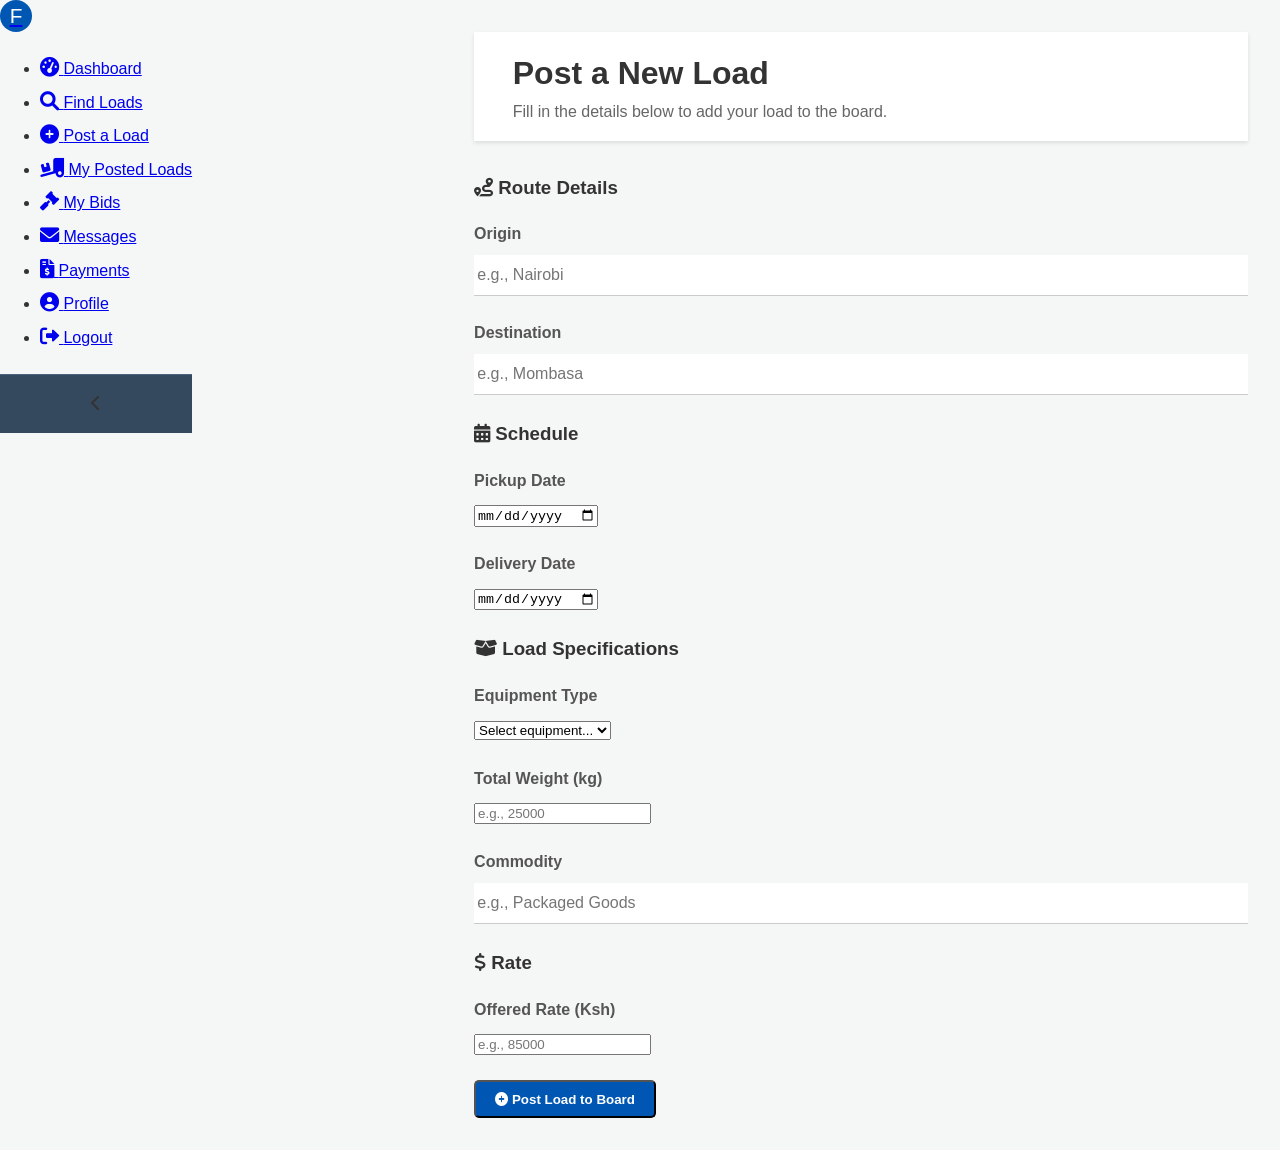
<file: Fleeter/post-load.html>
<!DOCTYPE html>
<html lang="en">
<head>
    <meta charset="UTF-8">
    <meta name="viewport" content="width=device-width, initial-scale=1.0">
    <title>Post a Load - Fleeter</title>
    <link rel="stylesheet" href="style.css">
    <!-- Simple icon library for demo purposes -->
    <link rel="stylesheet" href="https://cdnjs.cloudflare.com/ajax/libs/font-awesome/6.0.0-beta3/css/all.min.css">
</head>
<body>

    <div class="dashboard-container">
        <aside class="sidebar">
            <div class="sidebar-header">
                <a href="index.html" class="logo">
                    <div class="logo-icon">F</div>
                </a>
            </div>
            <nav class="sidebar-nav">
                <ul>
                    <li><a href="dashboard.html" class="auto-collapse-link"><i class="fas fa-tachometer-alt"></i> <span>Dashboard</span></a></li>
                    <li><a href="find-loads.html" class="auto-collapse-link"><i class="fas fa-search"></i> <span>Find Loads</span></a></li>
                    <!-- This is the active page -->
                    <li class="active"><a href="post-load.html" class="auto-collapse-link"><i class="fas fa-plus-circle"></i> <span>Post a Load</span></a></li>
                    <li><a href="my-posted-loads.html" class="auto-collapse-link"><i class="fas fa-truck-loading"></i> <span>My Posted Loads</span></a></li>
                    <li><a href="my-bids.html" class="auto-collapse-link"><i class="fas fa-gavel"></i> <span>My Bids</span></a></li>
                    <li><a href="#" class="auto-collapse-link"><i class="fas fa-envelope"></i> <span>Messages</span></a></li>
                    <li><a href="payments.html"><i class="fas fa-file-invoice-dollar"></i> <span>Payments</span></a></li>
                    <li><a href="#" class="auto-collapse-link"><i class="fas fa-user-circle"></i> <span>Profile</span></a></li>
                    <li><a href="index.html" id="logout-link"><i class="fas fa-sign-out-alt"></i> <span>Logout</span></a></li>
                </ul>
            </nav>
            <div class="sidebar-toggle" id="sidebarToggle">
                <i class="fas fa-chevron-left"></i>
            </div>
        </aside>

        <main class="main-content">
            <header class="main-header">
                <div class="header-title">
                    <h1>Post a New Load</h1>
                    <p>Fill in the details below to add your load to the board.</p>
                </div>
            </header>

            <!-- Post a Load Form Section -->
            <section class="post-load-form">
                <form>
                    <!-- Route Details -->
                    <div class="form-section">
                        <h3><i class="fas fa-route"></i> Route Details</h3>
                        <div class="form-grid two-cols">
                            <div class="input-group">
                                <label for="origin">Origin</label>
                                <input type="text" id="origin" placeholder="e.g., Nairobi" required>
                            </div>
                            <div class="input-group">
                                <label for="destination">Destination</label>
                                <input type="text" id="destination" placeholder="e.g., Mombasa" required>
                            </div>
                        </div>
                    </div>

                    <!-- Schedule Details -->
                    <div class="form-section">
                        <h3><i class="fas fa-calendar-alt"></i> Schedule</h3>
                        <div class="form-grid two-cols">
                            <div class="input-group">
                                <label for="pickup-date">Pickup Date</label>
                                <input type="date" id="pickup-date" required>
                            </div>
                            <div class="input-group">
                                <label for="delivery-date">Delivery Date</label>
                                <input type="date" id="delivery-date" required>
                            </div>
                        </div>
                    </div>

                    <!-- Load Specifications -->
                    <div class="form-section">
                        <h3><i class="fas fa-box-open"></i> Load Specifications</h3>
                        <div class="form-grid three-cols">
                            <div class="input-group">
                                <label for="equipment">Equipment Type</label>
                                <select id="equipment" required>
                                    <option value="" disabled selected>Select equipment...</option>
                                    <option>Dry Van</option>
                                    <option>Flatbed</option>
                                    <option>Reefer (Chiller)</option>
                                    <option>Lowbed</option>
                                </select>
                            </div>
                            <div class="input-group">
                                <label for="weight">Total Weight (kg)</label>
                                <input type="number" id="weight" placeholder="e.g., 25000" required>
                            </div>
                            <div class="input-group">
                                <label for="commodity">Commodity</label>
                                <input type="text" id="commodity" placeholder="e.g., Packaged Goods" required>
                            </div>
                        </div>
                    </div>

                    <!-- Payment Details -->
                    <div class="form-section">
                        <h3><i class="fas fa-dollar-sign"></i> Rate</h3>
                        <div class="form-grid three-cols">
                             <div class="input-group">
                                <label for="offered-rate">Offered Rate (Ksh)</label>
                                <input type="number" id="offered-rate" placeholder="e.g., 85000" required>
                            </div>
                        </div>
                    </div>

                    <div class="form-actions">
                        <button type="submit" class="btn btn-primary btn-large"><i class="fas fa-plus-circle"></i> Post Load to Board</button>
                    </div>
                </form>
            </section>
        </main>
    </div>

    <script>
        // --- Sidebar Collapse Logic ---
        document.addEventListener('DOMContentLoaded', function() {
            const sidebar = document.querySelector('.sidebar');
            const toggleButton = document.getElementById('sidebarToggle');
            const toggleIcon = toggleButton.querySelector('i');

            // Function to apply the collapsed state
            const applyCollapsedState = () => {
                sidebar.classList.add('collapsed');
                toggleIcon.classList.remove('fa-chevron-left');
                toggleIcon.classList.add('fa-chevron-right');
            };

            // Check localStorage for saved state
            if (localStorage.getItem('fleeter_sidebar_collapsed') === 'true') {
                applyCollapsedState();
            }

            toggleButton.addEventListener('click', function() {
                sidebar.classList.toggle('collapsed');
                const isCollapsed = sidebar.classList.contains('collapsed');
                if (isCollapsed) {
                    toggleIcon.classList.remove('fa-chevron-left');
                    toggleIcon.classList.add('fa-chevron-right');
                    localStorage.setItem('fleeter_sidebar_collapsed', 'true');
                } else {
                    toggleIcon.classList.remove('fa-chevron-right');
                    toggleIcon.classList.add('fa-chevron-left');
                    localStorage.setItem('fleeter_sidebar_collapsed', 'false');
                }
            });
        });

        // --- Auto-collapse for specific sidebar links ---
        document.querySelectorAll('.auto-collapse-link').forEach(link => {
            link.addEventListener('click', function() {
                localStorage.setItem('fleeter_sidebar_collapsed', 'true');
            });
        });

        // --- Logout Logic ---
        document.getElementById('logout-link').addEventListener('click', function(event) {
            localStorage.removeItem('fleeter_rememberUser');
            localStorage.removeItem('fleeter_userName');
        });
    </script>

</body>
</html>
</file>
<file: Fleeter/style.css>
/* General Body Styles */
body {
    font-family: Arial, sans-serif;
    margin: 0;
    line-height: 1.6;
    color: #333;
}

/* Header and Navigation */
header {
    background: #fff;
    box-shadow: 0 2px 4px rgba(0,0,0,0.1);
    padding: 1rem 5%;
    position: sticky;
    top: 0;
    z-index: 100;
}

nav {
    display: flex;
    justify-content: space-between;
    align-items: center;
}

.logo a {
    display: flex;
    align-items: center;
    gap: 0.75rem;
    font-size: 1.5rem;
    font-weight: bold;
    color: #0056b3;
    text-decoration: none;
}

.logo-icon {
    width: 32px;
    height: 32px;
    background-color: #0056b3;
    color: #fff;
    border-radius: 50%;
    display: flex;
    align-items: center;
    justify-content: center;
    font-size: 1.3rem;
}

.nav-links {
    list-style: none;
    display: flex;
    gap: 2rem;
}

.nav-links a {
    text-decoration: none;
    color: #333;
    font-weight: bold;
}

/* Buttons */
.btn {
    padding: 0.6rem 1.2rem;
    border-radius: 5px;
    text-decoration: none;
    font-weight: bold;
    transition: background-color 0.3s ease;
}

.btn-login {
    background: transparent;
    color: #0056b3;
}

.btn-signup {
    background: #28a745;
    color: #fff;
}

.btn-primary {
    background-color: #0056b3;
    color: white;
}

.btn-secondary {
    background-color: #6c757d;
    color: white;
}

.btn:hover {
    opacity: 0.9;
}

/* Hero Section */
.hero {
    background: linear-gradient(to bottom, rgb(59, 72, 84), rgb(25, 33, 41)), url(https://hlp.test.nprod.dat.com/login/assets/map.png);
    background-blend-mode: multiply;
    background-position: center center;
    background-size: cover;
    color: #fff;
    text-align: center;
    padding: 6rem 1rem;
}

.hero-content h1 {
    font-size: 3rem;
    margin-bottom: 1rem;
}

.hero-content p {
    font-size: 1.2rem;
    margin-bottom: 2rem;
}

.hero-buttons .btn {
    margin: 0 0.5rem;
    font-size: 1.1rem;
}

/* How It Works & Features Sections */
.how-it-works, .features {
    padding: 4rem 5%;
    text-align: center;
}

.how-it-works h2, .features h2 {
    font-size: 2.5rem;
    margin-bottom: 3rem;
}

.steps-container, .features-grid {
    display: flex;
    justify-content: space-around;
    gap: 2rem;
    flex-wrap: wrap;
}

.step, .feature-item {
    background: #f9f9f9;
    padding: 2rem;
    border-radius: 8px;
    box-shadow: 0 2px 5px rgba(0,0,0,0.05);
    flex-basis: 30%;
    min-width: 280px;
}

.step-number {
    width: 50px;
    height: 50px;
    background: #0056b3;
    color: #fff;
    border-radius: 50%;
    display: inline-flex;
    align-items: center;
    justify-content: center;
    font-size: 1.5rem;
    font-weight: bold;
    margin-bottom: 1rem;
}

/* Footer */
footer {
    background: #333;
    color: #fff;
    text-align: center;
    padding: 1.5rem 5%;
}

/* Authentication Page Styles */
.auth-container {
    display: flex;
    justify-content: center;
    align-items: center;
    min-height: 100vh;
    background: linear-gradient(to bottom, rgba(0, 86, 179, 0.85), rgba(25, 33, 41, 0.95)), url(https://hlp.test.nprod.dat.com/login/assets/map.png);
    background-blend-mode: multiply;
    background-position: center center;
    background-size: cover;
}

.auth-form-wrapper {
    background: #fff;
    padding: 3rem;
    padding-top: 2rem;
    border-radius: 8px;
    box-shadow: 0 4px 15px rgba(0,0,0,0.1);
    width: 100%;
    max-width: 450px;
}

.auth-header {
    text-align: center;
    margin-bottom: 1.5rem;
}

.auth-header a {
    display: inline-flex; /* To align icon and text */
    align-items: center;
    gap: 0.75rem;
    font-size: 2.5rem;
    font-weight: bold;
    color: #0056b3;
    text-decoration: none;
}

.auth-header .logo-icon {
    width: 40px;
    height: 40px;
    font-size: 1.8rem;
}

.auth-form .auth-title {
    font-size: 2rem;
    color: #333;
    margin-bottom: 0.5rem;
    text-align: center;
}

.auth-form p {
    text-align: center;
    margin-bottom: 2rem;
    color: #666;
}

.input-group {
    margin-bottom: 1.5rem;
}

.input-group label {
    display: block;
    margin-bottom: 0.5rem;
    font-weight: bold;
    color: #555;
}

.input-group input[type="text"],
.input-group input[type="email"],
.input-group input[type="password"] {
    width: 100%;
    padding: 0.7rem 0.2rem;
    border: none;
    border-bottom: 1px solid #ccc;
    border-radius: 0; /* Remove rounded corners for a flatter look */
    box-sizing: border-box; /* Important for padding */
    font-size: 1rem;
    transition: border-color 0.3s ease;
}

.input-group input[type="text"]:focus,
.input-group input[type="email"]:focus,
.input-group input[type="password"]:focus {
    outline: none;
    border-bottom: 2px solid #0056b3;
}

.form-extra-options {
    display: flex;
    justify-content: space-between;
    align-items: center;
    margin-bottom: 1.5rem;
    font-size: 0.9rem;
}

.remember-me {
    display: flex;
    align-items: center;
    gap: 0.5rem;
    color: #555;
}

.forgot-password {
    display: block;
    text-align: right;
    margin-bottom: 0; /* Reset margin as it's now in a flex container */
    color: #0056b3;
    text-decoration: none;
    font-size: 0.9rem;
}

.auth-btn {
    width: 100%;
    padding: 0.8rem;
    font-size: 1.1rem;
    border: none;
}

.toggle-auth {
    text-align: center;
    margin-top: 1.5rem;
}

.toggle-auth a {
    color: #0056b3;
    font-weight: bold;
    text-decoration: none;
}

.role-selection {
    display: flex;
    justify-content: space-around;
    padding: 0.5rem 0;
}

.input-group.terms {
    display: flex;
    align-items: center;
    gap: 0.5rem;
}

/* Dashboard Layout */
.dashboard-container {
    display: flex;
    background-color: #f4f7f6;
    min-height: 100vh;
}

.main-content {
    flex: 1;
    padding: 2rem;
    transition: margin-left 0.3s ease;
}

.main-header {
    display: flex;
    justify-content: space-between;
    align-items: center;
    margin-bottom: 2rem;
}

.main-header h1 {
    margin: 0;
    font-size: 2rem;
}

.main-header p {
    margin: 0;
    color: #666;
}

/* Stats Grid */
.stats-grid {
    display: grid;
    grid-template-columns: repeat(auto-fit, minmax(220px, 1fr));
    gap: 1.5rem;
    margin-bottom: 2rem;
}

.stat-card {
    background: #fff;
    padding: 1.5rem;
    border-radius: 8px;
    box-shadow: 0 2px 5px rgba(0,0,0,0.05);
    display: flex;
    align-items: center;
    gap: 1.5rem;
}

.stat-icon {
    font-size: 2rem;
    color: #0056b3;
}

.stat-info h4 {
    margin: 0 0 0.5rem 0;
    color: #666;
    font-size: 1rem;
}

.stat-info p {
    margin: 0;
    font-size: 1.8rem;
    font-weight: bold;
    color: #333;
}

/* Recent Activity Table */
.recent-activity {
    background: #fff;
    padding: 2rem;
    border-radius: 8px;
    box-shadow: 0 2px 5px rgba(0,0,0,0.05);
}

.recent-activity h2 {
    margin-top: 0;
    margin-bottom: 1.5rem;
}

table {
    width: 100%;
    border-collapse: collapse;
}

table th, table td {
    padding: 1rem;
    text-align: left;
    border-bottom: 1px solid #eee;
}

table th {
    font-weight: bold;
    color: #555;
}

.status {
    padding: 0.3rem 0.6rem;
    border-radius: 15px;
    font-size: 0.8rem;
    font-weight: bold;
    color: #fff;
}

.status.delivered {
    background: #28a745; /* Green */
}

.status.in-transit {
    background: #ffc107; /* Yellow */
    color: #333;
}

.status.pending {
    background: #17a2b8; /* Teal */
}

/* Find Loads Page - Search Filters */
.search-filters {
    background: #fff;
    padding: 1.5rem 2rem;
    border-radius: 8px;
    box-shadow: 0 2px 5px rgba(0,0,0,0.05);
    margin-bottom: 2rem;
}

.filter-grid {
    display: grid;
    grid-template-columns: repeat(auto-fit, minmax(200px, 1fr));
    gap: 1.5rem;
    margin-bottom: 1.5rem;
}

.filter-group .filter-label {
    font-weight: bold;
    font-size: 0.9rem;
    color: #555;
    display: flex;
    align-items: center;
    gap: 0.5rem;
    margin-bottom: 0.5rem;
}

.filter-input, .filter-select {
    width: 100%;
    padding: 0.8rem;
    border: 1px solid #ccc;
    border-radius: 5px;
    box-sizing: border-box;
    font-size: 1rem;
}

.filter-actions {
    display: flex;
    justify-content: flex-end;
    gap: 1rem;
}

.filter-actions .btn {
    display: inline-flex;
    align-items: center;
    gap: 0.5rem;
}

/* Find Loads Page - Load Listings */
.load-listings {
    background: #fff;
    border-radius: 8px;
    box-shadow: 0 2px 5px rgba(0,0,0,0.05);
    overflow: hidden; /* To keep border-radius */
}

.results-header {
    padding: 1.5rem 2rem;
    border-bottom: 1px solid #eee;
}

.results-header h3 {
    margin: 0;
    font-size: 1.2rem;
}

.load-item {
    display: grid;
    grid-template-columns: 2.5fr 1.5fr 1fr 1.5fr 1fr;
    gap: 1.5rem;
    align-items: center;
    padding: 1.5rem 2rem;
    border-bottom: 1px solid #eee;
    transition: background-color 0.2s ease;
}

.load-item:last-child {
    border-bottom: none;
}

.load-item:hover {
    background-color: #f8f9fa;
}

.load-item.hot-load {
    border-left: 4px solid #dc3545; /* Red border for urgent loads */
}

.load-route {
    display: flex;
    align-items: center;
    gap: 1rem;
}

.location .city {
    font-weight: bold;
    color: #333;
}
.location .province {
    font-size: 0.85rem;
    color: #666;
}
.route-arrow {
    color: #0056b3;
    font-size: 1.5rem;
}

.load-details, .load-rate, .load-broker {
    display: flex;
    flex-direction: column;
    gap: 0.2rem;
}

.load-type {
    font-weight: bold;
    display: flex;
    align-items: center;
    gap: 0.5rem;
}
.load-specs, .rate-per-km, .post-time {
    font-size: 0.85rem;
    color: #666;
}

.load-rate .price {
    font-size: 1.2rem;
    font-weight: bold;
    color: #28a745;
}

.load-broker .company-name {
    font-weight: bold;
}

.post-time .fa-fire {
    color: #dc3545;
}

.load-actions {
    text-align: right;
}

/* Error Message Styling */
.error-message {
    color: #dc3545; /* Red */
    background-color: #f8d7da;
    border: 1px solid #f5c6cb;
    padding: 0.75rem;
    border-radius: 5px;
    margin-bottom: 1rem;
    text-align: center;
    /* Hide by default */
    display: none; 
}

/* A bit of JS will make it display: block when there's text */
.error-message:not(:empty) {
    display: block;
}

/* Main Overlay Container */
#loading-overlay {
    position: fixed;
    top: 0;
    left: 0;
    width: 100%;
    height: 100%;
    display: flex;
    justify-content: center;
    align-items: center;
    background: linear-gradient(to bottom, rgba(0, 86, 179, 0.85), rgba(25, 33, 41, 0.95)), url(https://hlp.test.nprod.dat.com/login/assets/map.png);
    background-blend-mode: multiply;
    background-position: center center;
    background-size: cover;
    z-index: 200;
}

.loading-container {
    text-align: center;
    background: #ffffff;
    padding: 3rem;
    border-radius: 20px;
    box-shadow: 0 10px 40px rgba(0,0,0,0.1);
    max-width: 500px;
    width: 90%;
}

/* Thinking Dots */
.thinking-dots {
    display: flex;
    justify-content: center;
    gap: 8px;
    margin-bottom: 2rem;
}

.dot {
    width: 12px;
    height: 12px;
    border-radius: 50%;
    animation: thinking 1.4s ease-in-out infinite both;
}

.dot-blue { background: var(--gemini-blue); animation-delay: -0.32s; }
.dot-red { background: var(--gemini-red); animation-delay: -0.16s; }
.dot-yellow { background: var(--gemini-yellow); animation-delay: 0s; }
.dot-green { background: var(--gemini-green); animation-delay: 0.16s; }

@keyframes thinking {
    0%, 80%, 100% {
        transform: scale(0.8);
        opacity: 0.5;
    }
    40% {
        transform: scale(1.2);
        opacity: 1;
    }
}

/* Pulsing Background Effect */
.pulse-background {
    position: relative;
    margin: 2rem auto;
    width: 80px;
    height: 80px;
}

.pulse-ring {
    position: absolute;
    top: 0;
    left: 0;
    width: 100%;
    height: 100%;
    border: 3px solid var(--gemini-blue);
    border-radius: 50%;
    animation: pulse 2s ease-out infinite;
    opacity: 0;
}

.pulse-ring:nth-child(2) { animation-delay: 0.5s; }
.pulse-ring:nth-child(3) { animation-delay: 1s; }

.center-logo {
    position: absolute;
    top: 50%;
    left: 50%;
    transform: translate(-50%, -50%);
    width: 40px;
    height: 40px;
    background: #0056b3;
    border-radius: 10px;
    display: flex;
    align-items: center;
    justify-content: center;
    color: white;
    font-weight: bold;
    font-size: 1.2rem;
    z-index: 10;
}

@keyframes pulse {
    0% { transform: scale(0.8); opacity: 1; }
    100% { transform: scale(2); opacity: 0; }
}

/* Typing Text Animation */
.typing-text {
    font-size: 1.2rem;
    color: #003d82;
    margin-bottom: 1rem;
    height: 30px;
}

.typing-cursor {
    display: inline-block;
    width: 3px;
    height: 1.2rem;
    background: var(--gemini-blue);
    margin-left: 2px;
    animation: blink 1s infinite;
    vertical-align: middle;
}

@keyframes blink {
    0%, 100% { opacity: 1; }
    50% { opacity: 0; }
}

/* Progress Bar */
.progress-container {
    width: 100%;
    height: 4px;
    background: #f8f9fa;
    border-radius: 2px;
    overflow: hidden;
    margin: 2rem 0;
}

.progress-bar {
    height: 100%;
    background: linear-gradient(90deg, var(--gemini-blue), var(--gemini-green));
    border-radius: 2px;
    width: 0%;
    animation: progress 1.5s ease-in-out forwards;
}

@keyframes progress {
    from { width: 0%; }
    to { width: 100%; }
}

/* Style for highlighting validation errors on inputs */
.input-group.input-error label {
    color: #dc3545; /* Red */
}

.input-group.input-error {
    animation: shake 0.4s;
}

@keyframes shake {
  0%, 100% { transform: translateX(0); }
  25% { transform: translateX(-5px); }
  75% { transform: translateX(5px); }
}

/* --- Collapsible Sidebar Styles --- */
.sidebar-toggle {
    cursor: pointer;
    padding: 1rem;
    text-align: center;
    background: #34495e;
    border-top: 1px solid #4a627a;
    margin-top: auto;
}

.nav-category {
    margin-top: 1.5rem;
}

.category-label {
    padding: 0 1.5rem 0.5rem;
    font-size: 0.75rem;
    font-weight: bold;
    color: rgba(255, 255, 255, 0.4);
    text-transform: uppercase;
    letter-spacing: 1px;
    display: block;
}

.sidebar-nav li {
    margin: 0.5rem 0; /* Add vertical margin to space out items */
}

.nav-item {
    position: relative;
}

.badge {
    background-color: #dc3545;
    color: white;
    border-radius: 10px;
    padding: 0.1rem 0.5rem;
    font-size: 0.7rem;
    margin-left: auto;
}

.sidebar-toggle:hover {
    background: #4a627a;
}

.sidebar.collapsed {
    width: 80px;
}

.sidebar.collapsed .sidebar-header .logo-icon {
    margin: 0 auto; /* Center the icon */
}

.sidebar.collapsed .sidebar-toggle {
    right: -14px; /* Keep it hanging off the edge */
    background-color: #fff;
}

.sidebar.collapsed .sidebar-nav span {
    /* Tooltip styles */
    position: absolute;
    left: 100%;
    top: 50%;
    transform: translateY(-50%);
    background-color: #34495e;
    padding: 0.5rem 1rem;
    border-radius: 5px;
    margin-left: 15px; /* Space from the icon */
    white-space: nowrap; /* Prevent text from wrapping */
    opacity: 0;
    visibility: hidden;
    transition: opacity 0.2s ease;
    pointer-events: none; /* Prevent the hidden tooltip from blocking mouse events */
    z-index: 1000;
}

.sidebar.collapsed .sidebar-nav a {
    justify-content: center;
}

.sidebar-nav a i {
    font-size: 1.2rem; /* Increase icon size */
}

.sidebar.collapsed .sidebar-nav a:hover span {
    opacity: 1;
    visibility: visible;
}

/* Adjust main content when sidebar is collapsed */
@media (min-width: 769px) {
    .sidebar.collapsed + .main-content {
        margin-left: 80px;
    }
    .dashboard-container {
        position: relative;
    }
    .main-content {
        margin-left: 250px;
    }
}
</file>
